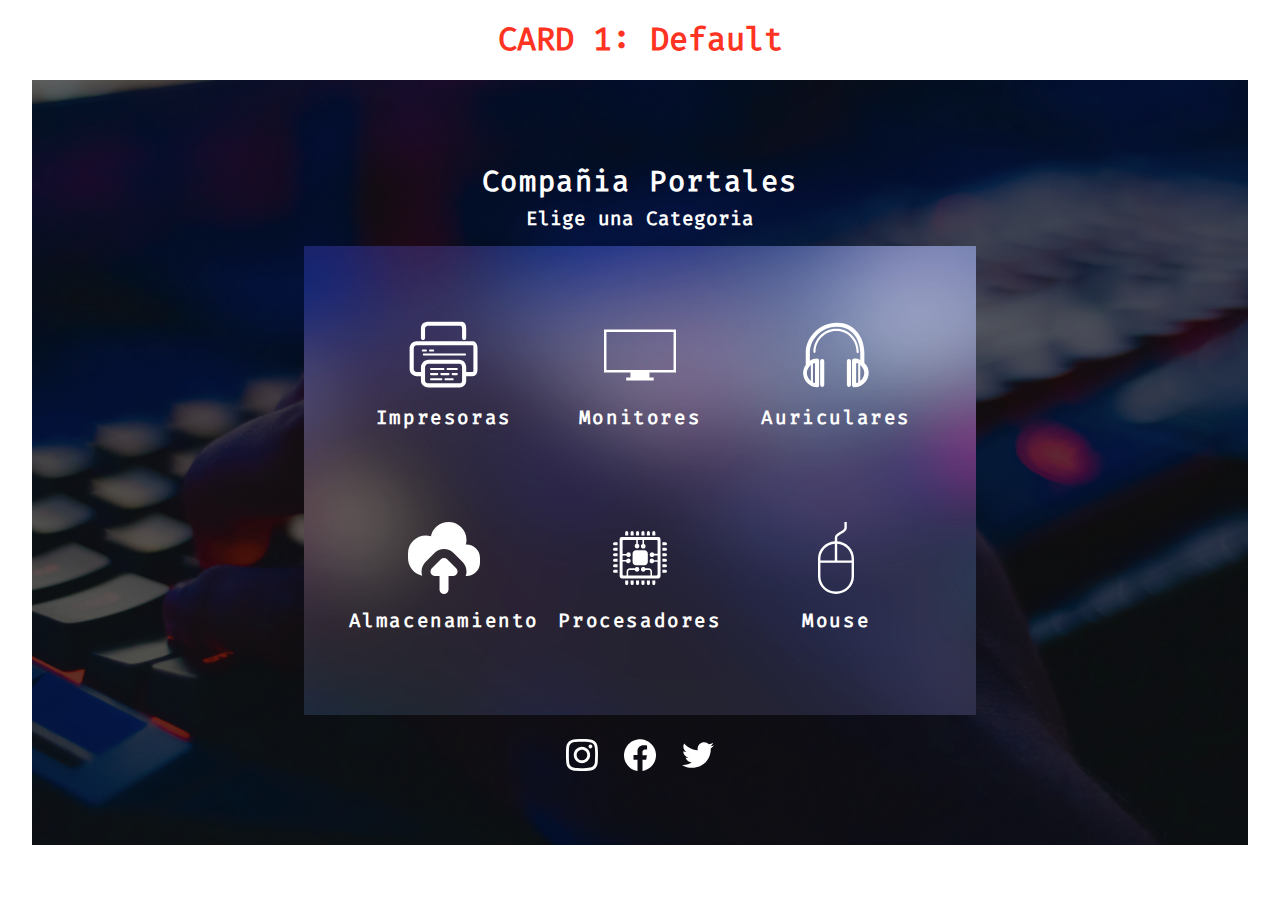
<file: HTML/CARD-1.html>
<!DOCTYPE html>
<html lang="es">
  <head>
    <meta charset="UTF-8" />
    <meta name="viewport" content="width=device-width, initial-scale=1.0" />
    <title>CARD 1</title>
    <link rel="stylesheet" href="../CSS/normalize.css" />
    <link rel="stylesheet" href="../CSS/Card-1.css" />
  </head>

  <body>
    <h1>CARD 1: Default</h1>
    <main>
      <article class="principal">
        <h2>Compañia Portales</h2>
        <h3>Elige una Categoria</h3>
        <div class="content">
          <section class="primero">
            <svg
              fill="#000000"
              version="1.1"
              id="Layer_1"
              xmlns="http://www.w3.org/2000/svg"
              xmlns:xlink="http://www.w3.org/1999/xlink"
              viewBox="0 0 70 70"
              enable-background="new 0 0 70 70"
              xml:space="preserve"
            >
              <g id="SVGRepo_bgCarrier" stroke-width="0"></g>
              <g
                id="SVGRepo_tracerCarrier"
                stroke-linecap="round"
                stroke-linejoin="round"
              ></g>
              <g id="SVGRepo_iconCarrier">
                <g>
                  <path
                    d="M62.597,21.583H8.46c-3.954,0-6.877,3.133-6.877,6.979v20.137c0,3.751,2.968,6.884,6.877,6.884h4.123v4.485 c0,3.828,3.521,6.515,7.349,6.515h30.137c3.828,0,6.515-2.687,6.515-6.515v-4.485h6.014c3.481,0,4.986-2.268,4.986-6.884V28.563 C67.583,23.216,64.771,21.583,62.597,21.583z M52.583,60.068c0,1.619-0.896,2.515-2.515,2.515H19.932 c-1.619,0-3.349-0.896-3.349-2.515V46.932c0-1.619,1.729-3.349,3.349-3.349h30.137c1.619,0,2.515,1.729,2.515,3.349V60.068z M62.597,51.583h-6.014v-4.651c0-3.828-2.687-7.349-6.515-7.349H19.932c-3.828,0-7.349,3.521-7.349,7.349v4.651H8.46 c-1.7,0-2.877-1.32-2.877-2.884V28.563c0-1.228,0.968-2.979,2.877-2.979h54.137c1.294,0,0.986,1.028,0.986,2.979v20.137 C63.583,49.733,64.09,51.583,62.597,51.583z"
                  ></path>
                  <path
                    d="M14.583,20.417c1.104,0,2-0.896,2-2V9.563c0-1.228,0.521-2.979,3.877-2.979h30.137c1.294,0,1.986,1.028,1.986,2.979v8.854 c0,1.104,0.896,2,2,2s2-0.896,2-2V9.563c0-5.347-1.667-6.979-5.986-6.979H20.46c-5.543,0-7.877,2.084-7.877,6.979v8.854 C12.583,19.521,13.479,20.417,14.583,20.417z"
                  ></path>
                  <path
                    d="M17.417,31.583c0.552,0,1-0.447,1-1s-0.448-1-1-1h-3c-0.552,0-1,0.447-1,1s0.448,1,1,1H17.417z"
                  ></path>
                  <path
                    d="M21.417,31.583h3c0.552,0,1-0.447,1-1s-0.448-1-1-1h-3c-0.552,0-1,0.447-1,1S20.865,31.583,21.417,31.583z"
                  ></path>
                  <path
                    d="M55.417,33.583h-40c-0.552,0-1,0.447-1,1s0.448,1,1,1h40c0.552,0,1-0.447,1-1S55.969,33.583,55.417,33.583z"
                  ></path>
                  <path
                    d="M22.417,49.583h12c0.552,0,1-0.447,1-1s-0.448-1-1-1h-12c-0.552,0-1,0.447-1,1S21.865,49.583,22.417,49.583z"
                  ></path>
                  <path
                    d="M47.417,47.583h-9c-0.552,0-1,0.447-1,1s0.448,1,1,1h9c0.552,0,1-0.447,1-1S47.969,47.583,47.417,47.583z"
                  ></path>
                  <path
                    d="M22.417,54.583h6c0.552,0,1-0.447,1-1s-0.448-1-1-1h-6c-0.552,0-1,0.447-1,1S21.865,54.583,22.417,54.583z"
                  ></path>
                  <path
                    d="M31.417,53.583c0,0.553,0.448,1,1,1h7c0.552,0,1-0.447,1-1s-0.448-1-1-1h-7C31.865,52.583,31.417,53.03,31.417,53.583z"
                  ></path>
                  <path
                    d="M32.417,57.583h-10c-0.552,0-1,0.447-1,1s0.448,1,1,1h10c0.552,0,1-0.447,1-1S32.969,57.583,32.417,57.583z"
                  ></path>
                  <path
                    d="M43.417,57.583h-7c-0.552,0-1,0.447-1,1s0.448,1,1,1h7c0.552,0,1-0.447,1-1S43.969,57.583,43.417,57.583z"
                  ></path>
                  <path
                    d="M47.417,52.583h-4c-0.552,0-1,0.447-1,1s0.448,1,1,1h4c0.552,0,1-0.447,1-1S47.969,52.583,47.417,52.583z"
                  ></path>
                </g>
              </g>
            </svg>
            <h2>Impresoras</h2>
          </section>
          <section class="primero">
            <svg
              fill="#000000"
              viewBox="0 -18.04 122.88 122.88"
              version="1.1"
              id="Layer_1"
              xmlns="http://www.w3.org/2000/svg"
              xmlns:xlink="http://www.w3.org/1999/xlink"
              style="enable-background: new 0 0 122.88 86.79"
              xml:space="preserve"
            >
              <g id="SVGRepo_bgCarrier" stroke-width="0"></g>
              <g
                id="SVGRepo_tracerCarrier"
                stroke-linecap="round"
                stroke-linejoin="round"
              ></g>
              <g id="SVGRepo_iconCarrier">
                <g>
                  <path
                    d="M2.08,0H120.8h2.08v2.08v69.2v2.08h-2.08H77.57v8.29h7.28v5.15H37.88v-5.15h7.28v-8.29H2.08H0v-2.08V2.08V0H2.08L2.08,0 L2.08,0L2.08,0z M118.73,4.15H4.15V69.2h114.57L118.73,4.15L118.73,4.15L118.73,4.15L118.73,4.15z"
                  ></path>
                </g>
              </g>
            </svg>
            <h2>Monitores</h2>
          </section>
          <section class="primero">
            <svg
              fill="#000000"
              version="1.1"
              id="Layer_1"
              xmlns="http://www.w3.org/2000/svg"
              xmlns:xlink="http://www.w3.org/1999/xlink"
              viewBox="0 0 70 70"
              enable-background="new 0 0 70 70"
              xml:space="preserve"
            >
              <g id="SVGRepo_bgCarrier" stroke-width="0"></g>
              <g
                id="SVGRepo_tracerCarrier"
                stroke-linecap="round"
                stroke-linejoin="round"
              ></g>
              <g id="SVGRepo_iconCarrier">
                <g>
                  <path
                    d="M21.583,39c-1.104,0-2,0.896-2,2v23c0,1.104,0.896,2,2,2s2-0.896,2-2V41C23.583,39.896,22.688,39,21.583,39z"
                  ></path>
                  <path
                    d="M47.583,39c-1.104,0-2,0.896-2,2v23c0,1.104,0.896,2,2,2c1.105,0,2-0.896,2-2V41C49.583,39.896,48.688,39,47.583,39z"
                  ></path>
                  <path
                    d="M55.036,31.968c0,0.553,0.459,1.208,1.023,1.208c0.566,0,1.023-0.655,1.023-1.208c0-12.228-9.549-22.385-21.285-22.385 H34.91c-11.831,0-21.826,10.285-21.826,22.274c0,0.553,0.458,1.156,1.023,1.156c0.565,0,1.023-0.552,1.023-1.104 c0-10.905,9.058-20.326,19.78-20.326h0.889C46.405,11.583,55.036,20.842,55.036,31.968z"
                  ></path>
                  <path
                    d="M62.583,42.718v-9.891c0-16.435-10.893-29.244-26.097-29.244h-1.122c-15.832,0-29.781,13.618-29.781,29.244V44 c0,0.137,0.093,0.271,0.118,0.399c-1.673,2.312-2.646,5.109-2.646,8.06c0,7.436,6.359,13.958,13.795,13.958 c1.104,0,1.733-0.896,1.733-2V40.5c0-1.104-0.739-2-1.844-2c-2.593,0-5.156,0.807-7.156,2.155v-7.828 c0-13.458,12.118-25.244,25.781-25.244h1.122c12.923,0,22.097,11.091,22.097,25.244v7.044c-2-0.866-3.75-1.371-5.791-1.371 c-1.105,0-2.209,0.896-2.209,2v23.917c0,1.104,1.182,2,2.287,2c7.436,0,13.918-6.522,13.918-13.958 C66.788,48.753,65.583,45.275,62.583,42.718z M14.583,62.172c-1-0.173-1.403-0.438-2.083-0.776 c0.052-0.122,0.083-0.255,0.083-0.396V43.483c1-0.319,1-0.572,2-0.738V62.172z M10.583,44.743v15.431 c-2-1.794-3.958-4.525-3.958-7.715C6.625,49.269,8.583,46.537,10.583,44.743z M54.583,42.745c1,0.166,2,0.419,2,0.738v17.95 c0,0.319-1,0.573-2,0.738V42.745z M58.583,60.173v-15.43c2,1.794,3.959,4.526,3.959,7.716S60.583,58.38,58.583,60.173z"
                  ></path>
                </g>
              </g>
            </svg>
            <h2>Auriculares</h2>
          </section>
          <section class="primero">
            <svg
              fill="#000000"
              viewBox="0 0 32 32"
              version="1.1"
              xmlns="http://www.w3.org/2000/svg"
            >
              <g id="SVGRepo_bgCarrier" stroke-width="0"></g>
              <g
                id="SVGRepo_tracerCarrier"
                stroke-linecap="round"
                stroke-linejoin="round"
              ></g>
              <g id="SVGRepo_iconCarrier">
                <title>upload-cloud</title>
                <path
                  d="M0 16v-1.984q0-3.328 2.336-5.664t5.664-2.336q1.024 0 2.176 0.352 0.576-2.752 2.784-4.544t5.056-1.824q3.296 0 5.632 2.368t2.368 5.632q0 0.896-0.32 2.048 0.224-0.032 0.32-0.032 2.464 0 4.224 1.76t1.76 4.224v2.016q0 2.496-1.76 4.224t-4.224 1.76h-0.384q0.288-0.8 0.352-1.44 0.096-1.312-0.32-2.56t-1.408-2.208l-4-4q-1.76-1.792-4.256-1.792t-4.224 1.76l-4 4q-0.96 0.96-1.408 2.24t-0.32 2.592q0.032 0.576 0.256 1.248-2.72-0.608-4.512-2.784t-1.792-5.056zM10.016 22.208q-0.096-0.96 0.576-1.6l4-4q0.608-0.608 1.408-0.608 0.832 0 1.408 0.608l4 4q0.672 0.64 0.608 1.6-0.032 0.288-0.16 0.576-0.224 0.544-0.736 0.896t-1.12 0.32h-1.984v6.016q0 0.832-0.608 1.408t-1.408 0.576-1.408-0.576-0.576-1.408v-6.016h-2.016q-0.608 0-1.088-0.32t-0.768-0.896q-0.096-0.288-0.128-0.576z"
                ></path>
              </g>
            </svg>
            <h2>Almacenamiento</h2>
          </section>
          <section class="primero">
            <svg
              viewBox="0 0 24 24"
              xmlns="http://www.w3.org/2000/svg"
              fill="none"
            >
              <g id="SVGRepo_bgCarrier" stroke-width="0"></g>
              <g
                id="SVGRepo_tracerCarrier"
                stroke-linecap="round"
                stroke-linejoin="round"
              ></g>
              <g id="SVGRepo_iconCarrier">
                <path
                  fill="#000000"
                  d="M13.497 9.405h-2.86c-.612 0-1.11.503-1.11 1.12v2.81c0 .617.498 1.12 1.11 1.12h2.86c.611 0 1.109-.502 1.109-1.12v-2.81c0-.617-.498-1.12-1.11-1.12Zm3.613-5.892A.51.51 0 0 0 16.604 3a.51.51 0 0 0-.509.513V4.54h1.017V3.513Zm-1.806 0A.51.51 0 0 0 14.796 3a.51.51 0 0 0-.509.513V4.54h1.017V3.513Zm-1.807 0A.51.51 0 0 0 12.988 3a.51.51 0 0 0-.508.513V4.54h1.017V3.513Zm-1.807 0A.51.51 0 0 0 11.18 3a.51.51 0 0 0-.508.513V4.54h1.017V3.513Zm-1.808 0A.51.51 0 0 0 9.374 3a.51.51 0 0 0-.508.513V4.54h1.016V3.513Zm-1.807 0A.51.51 0 0 0 7.567 3a.51.51 0 0 0-.508.513V4.54h1.016V3.513ZM7.059 20.487a.51.51 0 0 0 .508.513.51.51 0 0 0 .508-.513V19.46H7.06v1.026Zm1.807 0a.51.51 0 0 0 .508.513.51.51 0 0 0 .508-.513V19.46H8.866v1.026Zm1.807 0a.51.51 0 0 0 .508.513.51.51 0 0 0 .509-.513V19.46h-1.017v1.026Zm1.807 0a.51.51 0 0 0 .508.513.51.51 0 0 0 .509-.513V19.46H12.48v1.026Zm1.807 0a.51.51 0 0 0 .508.513.51.51 0 0 0 .509-.513V19.46h-1.017v1.026Zm1.807 0a.51.51 0 0 0 .509.513.51.51 0 0 0 .508-.513V19.46h-1.017v1.026Zm4.398-4.61h-1.017v1.026h1.017A.51.51 0 0 0 21 16.39a.51.51 0 0 0-.508-.513Zm0-1.825h-1.017v1.027h1.017a.51.51 0 0 0 .508-.514.51.51 0 0 0-.508-.513Zm0-1.824h-1.017v1.026h1.017a.51.51 0 0 0 .508-.513.51.51 0 0 0-.508-.513Zm0-1.824h-1.017v1.026h1.017a.51.51 0 0 0 .508-.513.51.51 0 0 0-.508-.513Zm0-1.824h-1.017v1.026h1.017A.51.51 0 0 0 21 9.093a.51.51 0 0 0-.508-.514ZM21 7.268a.51.51 0 0 0-.508-.513h-1.017v1.026h1.017A.51.51 0 0 0 21 7.268Zm-18 0a.51.51 0 0 0 .508.513h1.017V6.755H3.508A.51.51 0 0 0 3 7.268Zm0 1.825a.51.51 0 0 0 .508.513h1.017V8.579H3.508A.51.51 0 0 0 3 9.093Zm0 1.824a.51.51 0 0 0 .508.513h1.017v-1.026H3.508a.51.51 0 0 0-.508.513Zm0 1.824a.51.51 0 0 0 .508.513h1.017v-1.026H3.508a.51.51 0 0 0-.508.513Zm0 1.824a.51.51 0 0 0 .508.514h1.017v-1.027H3.508a.51.51 0 0 0-.508.513Zm0 1.825a.51.51 0 0 0 .508.513h1.017v-1.026H3.508A.51.51 0 0 0 3 16.39Z"
                ></path>
                <path
                  fill="#000000"
                  d="M18.169 5.034H5.889a.681.681 0 0 0-.678.684v12.397a.68.68 0 0 0 .677.684h9.355l.004.035h1.016l.003-.035h1.903a.68.68 0 0 0 .677-.684V5.718a.68.68 0 0 0-.677-.684Zm-.31 5.587h-1.113a.78.78 0 0 0-.73-.52c-.43 0-.78.352-.78.786 0 .435.35.787.78.787a.777.777 0 0 0 .73-.52h1.114v1.571a2.238 2.238 0 0 0-.253-.013h-.905a.778.778 0 0 0-.73-.52.783.783 0 0 0-.78.787c0 .434.349.787.78.787a.778.778 0 0 0 .73-.52h.905c.104 0 .184.005.253.017v4.248c0 .161-.13.292-.29.292h-1.566c.005-.376.008-.864.008-1.125 0-.766-.428-1.223-1.144-1.223h-1.073a.775.775 0 0 0-1.489.318c0 .434.35.787.78.787a.778.778 0 0 0 .748-.578v.007h1.034c.426 0 .616.212.616.689 0 .264-.004.749-.008 1.125H8.059l-.003-1.125c0-.477.19-.69.617-.69h1.598c.093.33.39.572.746.572.43 0 .78-.352.78-.787a.783.783 0 0 0-.78-.787.779.779 0 0 0-.712.47H8.673c-.717 0-1.145.456-1.145 1.222 0 .061 0 .61.003 1.125H6.487a.291.291 0 0 1-.29-.292v-4.306c.478.002.953.006 1.19.009a.778.778 0 0 0 .731.522c.43 0 .78-.353.78-.787a.783.783 0 0 0-.78-.787.778.778 0 0 0-.73.518c-.24-.002-.713-.006-1.19-.008v-1.503H7.43c.109.303.393.52.73.52.431 0 .78-.352.78-.787a.783.783 0 0 0-.78-.786.777.777 0 0 0-.73.52H6.198V6.321c0-.161.13-.292.29-.292h4.267v1.26a.785.785 0 0 0-.515.738c0 .434.349.787.779.787.43 0 .78-.352.78-.787a.784.784 0 0 0-.516-.737V6.03h1.54v1.282a.785.785 0 0 0-.516.738c0 .434.349.787.78.787.43 0 .778-.353.778-.787a.784.784 0 0 0-.515-.737V6.03h4.221c.16 0 .29.13.29.292v4.298Z"
                ></path>
              </g>
            </svg>
            <h2>Procesadores</h2>
          </section>
          <section class="primero">
            <svg
              viewBox="0 0 32 32"
              version="1.1"
              xmlns="http://www.w3.org/2000/svg"
              xmlns:xlink="http://www.w3.org/1999/xlink"
              fill="#000000"
            >
              <g id="SVGRepo_bgCarrier" stroke-width="0"></g>
              <g
                id="SVGRepo_tracerCarrier"
                stroke-linecap="round"
                stroke-linejoin="round"
              ></g>
              <g id="SVGRepo_iconCarrier">
                <g id="icomoon-ignore"></g>
                <path
                  d="M16.533 8.562v-1.647c0-0.487 1.029-1.131 1.855-1.649 1.184-0.741 2.41-1.509 2.41-2.627v-2.633h-1.066v2.633c0 0.527-1.058 1.19-1.909 1.723-1.158 0.725-2.356 1.475-2.356 2.552v1.647c-4.167 0.268-7.464 3.626-7.464 7.739v7.927c0 4.288 3.58 7.765 7.997 7.765s7.997-3.477 7.997-7.765v-7.927c0-4.114-3.297-7.472-7.464-7.739zM22.931 16.301v0.765h-6.398v-7.438c3.572 0.265 6.398 3.153 6.398 6.673zM9.069 16.301c0-3.52 2.825-6.408 6.398-6.673v7.438h-6.398v-0.765zM16 30.927c-3.821 0-6.931-3.005-6.931-6.699v-6.096h13.861v6.096c0 3.694-3.109 6.699-6.931 6.699z"
                  fill="#000000"
                ></path>
              </g>
            </svg>
            <h2>Mouse</h2>
          </section>
        </div>
        <div class="social">
          <a href="#">
            <img
              src="../Recursos/instagram-167-svgrepo-com.svg"
              alt="instagram"
            />
          </a>
          <a href="#">
            <img src="../Recursos/facebook-svgrepo-com.svg" alt="facebook" />
          </a>
          <a href="#">
            <img src="../Recursos/twitter-154-svgrepo-com.svg" alt="twitter" />
          </a>
        </div>
      </article>
    </main>
  </body>
</html>
</file>
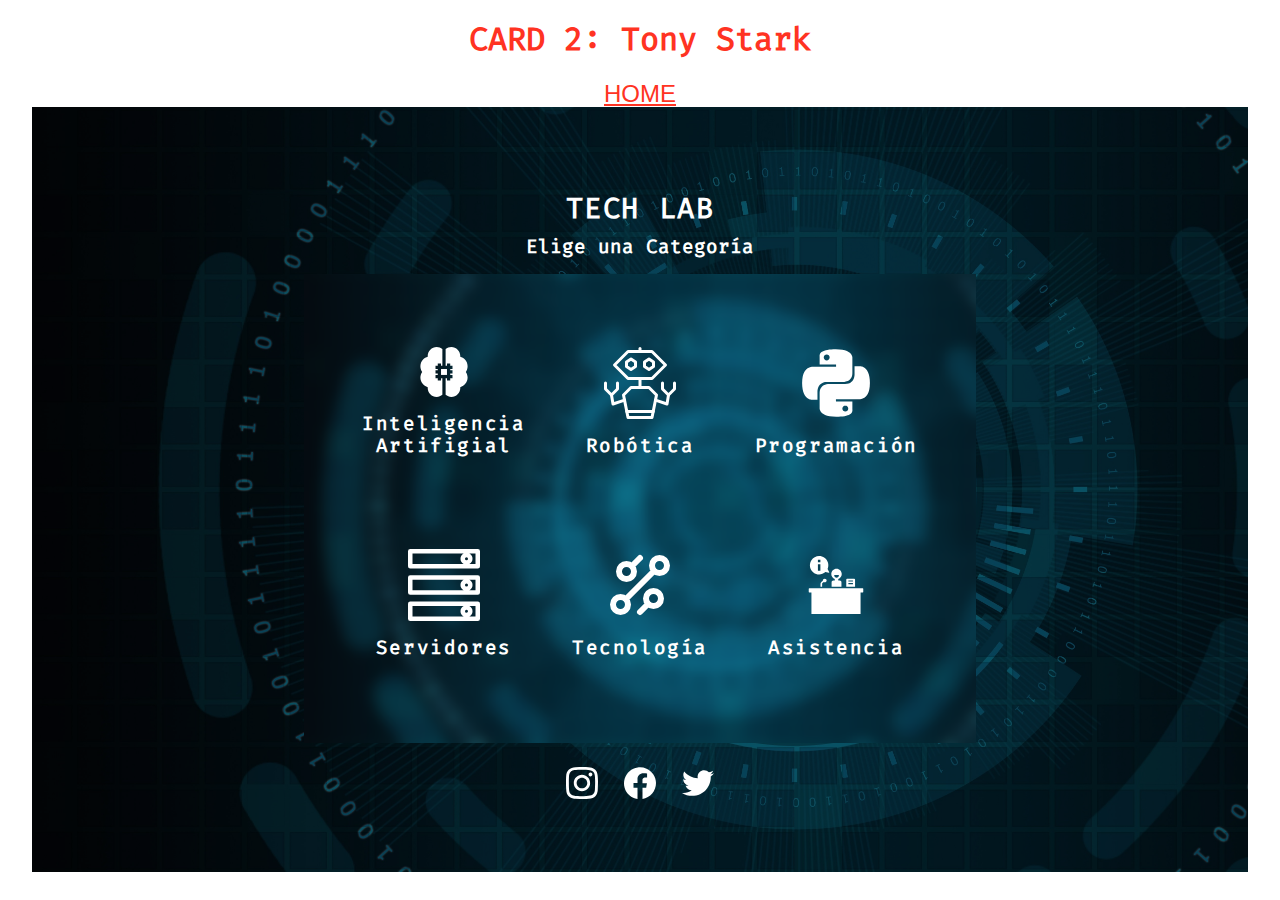
<file: HTML/CARD-2.html>
<!DOCTYPE html>
<html lang="es">
  <head>
    <meta charset="UTF-8" />
    <meta name="viewport" content="width=device-width, initial-scale=1.0" />
    <title>CARD 2</title>
    <link rel="stylesheet" href="../CSS/normalize.css" />
    <link rel="stylesheet" href="../CSS/Card-2.css" />
  </head>

  <body>
    <h1>CARD 2: Tony Stark</h1>
    <a href="../index.html" class="home">HOME</a>
    <main>
      <article class="principal">
        <h2>TECH LAB</h2>
        <h3>Elige una Categoría</h3>
        <div class="content">
          <section class="primero">
            <svg
              fill="#ffffff"
              version="1.1"
              id="Layer_1"
              xmlns="http://www.w3.org/2000/svg"
              xmlns:xlink="http://www.w3.org/1999/xlink"
              viewBox="0 0 512 512"
              xml:space="preserve"
            >
              <g id="SVGRepo_bgCarrier" stroke-width="0"></g>
              <g
                id="SVGRepo_tracerCarrier"
                stroke-linecap="round"
                stroke-linejoin="round"
              ></g>
              <g id="SVGRepo_iconCarrier">
                <g>
                  <g>
                    <rect
                      x="225.514"
                      y="225.514"
                      width="60.969"
                      height="60.969"
                    ></rect>
                  </g>
                </g>
                <g>
                  <g>
                    <path
                      d="M239.304,192.124V21.076C223.419,7.922,203.056,0,180.867,0c-50.635,0-91.828,41.194-91.828,91.828 c0,2.794,0.145,5.565,0.397,8.313c-18.359,4.808-35.075,14.719-48.274,28.848c-17.578,18.819-27.257,43.37-27.257,69.132 c0,21.486,6.731,41.427,18.185,57.837c-11.804,16.895-18.185,37.001-18.185,57.919c0,46.95,32.11,86.538,75.522,97.967 c-0.249,2.761-0.39,5.537-0.39,8.327c0,50.635,41.194,91.828,91.828,91.828c22.19,0,42.553-7.922,58.437-21.076V343.088h0.001 v-23.211h-13.79v23.211h-33.391v-23.211h-23.211v-33.391h23.211v-13.789h-23.211v-33.391h23.211v-13.79h-23.211v-33.391h23.211 v-23.211h33.391v23.211H239.304z"
                    ></path>
                  </g>
                </g>
                <g>
                  <g>
                    <path
                      d="M498.095,198.122c0-25.763-9.68-50.313-27.257-69.131c-13.197-14.129-29.915-24.039-48.274-28.848 c0.253-2.749,0.397-5.521,0.397-8.313C422.962,41.194,381.768,0,331.133,0c-22.189,0-42.552,7.922-58.437,21.076v171.048h13.789 v-23.211h33.391v23.211h23.211v33.391h-23.211v13.79h23.211v33.391h-23.211v13.789h23.211v33.391h-23.211v23.211h-33.391v-23.211 h-13.789v171.048C288.581,504.078,308.944,512,331.133,512c50.635,0,91.828-41.194,91.828-91.828c0-2.788-0.14-5.565-0.39-8.327 c43.412-11.429,75.522-51.016,75.522-97.967c0-20.919-6.382-41.025-18.185-57.919 C491.365,239.549,498.095,219.608,498.095,198.122z"
                    ></path>
                  </g>
                </g>
              </g>
            </svg>
            <h2>Inteligencia Artifigial</h2>
          </section>
          <section class="primero">
            <svg
              version="1.0"
              xmlns="http://www.w3.org/2000/svg"
              xmlns:xlink="http://www.w3.org/1999/xlink"
              viewBox="0 0 24 24"
              xml:space="preserve"
              fill="#ffffff"
              stroke="#ffffff"
            >
              <g id="SVGRepo_bgCarrier" stroke-width="0"></g>
              <g
                id="SVGRepo_tracerCarrier"
                stroke-linecap="round"
                stroke-linejoin="round"
              ></g>
              <g id="SVGRepo_iconCarrier">
                <g id="Guides">
                  <g id="_x32_0_px_2_"></g>
                  <g id="_x32_0px"></g>
                  <g id="_x34_0px"></g>
                  <g id="_x34_4_px"></g>
                  <g id="_x34_8px">
                    <g id="_x31_6px"></g>
                    <g id="square_4px">
                      <g id="_x32_8_px">
                        <g id="square_4px_2_"></g>
                        <g id="square_4px_3_"></g>
                        <g id="square_4px_1_"></g>
                        <g id="_x32_4_px_2_"></g>
                        <g id="_x31_2_px"></g>
                      </g>
                    </g>
                  </g>
                  <g id="Icons"></g>
                  <g id="_x32_0_px"></g>
                  <g id="square_6px"><g id="_x31_2_PX"></g></g>
                  <g id="_x33_6_px">
                    <g id="_x33_2_px">
                      <g id="_x32_8_px_1_">
                        <g id="square_6px_1_"></g>
                        <g id="_x32_0_px_1_">
                          <g id="_x31_2_PX_2_"></g>
                          <g id="_x34_8_px">
                            <g id="_x32_4_px"></g>
                            <g id="_x32_4_px_1_"></g>
                          </g>
                        </g>
                      </g>
                    </g>
                  </g>
                  <g id="_x32_0_px_3_"></g>
                  <g id="_x32_0_px_4_"></g>
                  <g id="New_Symbol_8"><g id="_x32_4_px_3_"></g></g>
                </g>
                <g id="Artboard"></g>
                <g id="Free_Icons">
                  <g>
                    <polygon
                      style="
                        fill: none;
                        stroke-linejoin: round;
                        stroke-miterlimit: 10;
                      "
                      points="10.5,6.5 9,7.5 7.5,6.5 7.5,5 9,4 10.5,5 "
                    ></polygon>
                    <line
                      style="
                        fill: none;
                        stroke-linecap: round;
                        stroke-linejoin: round;
                        stroke-miterlimit: 10;
                      "
                      x1="12"
                      y1="0.5"
                      x2="12"
                      y2="1.5"
                    ></line>
                    <polygon
                      style="
                        fill: none;
                        stroke-linecap: round;
                        stroke-linejoin: round;
                        stroke-miterlimit: 10;
                      "
                      points="16,23.5 8,23.5 6.5,16 9,13.5 15,13.5 17.5,16 "
                    ></polygon>
                    <line
                      style="
                        fill: none;
                        stroke-linecap: round;
                        stroke-linejoin: round;
                        stroke-miterlimit: 10;
                      "
                      x1="12"
                      y1="10.5"
                      x2="12"
                      y2="13.5"
                    ></line>
                    <line
                      style="
                        fill: none;
                        stroke-linecap: round;
                        stroke-linejoin: round;
                        stroke-miterlimit: 10;
                      "
                      x1="7.6"
                      y1="21.5"
                      x2="16.4"
                      y2="21.5"
                    ></line>
                    <polyline
                      style="
                        fill: none;
                        stroke-linecap: round;
                        stroke-linejoin: round;
                        stroke-miterlimit: 10;
                      "
                      points="2.5,16 3,19 6.844,17.719 "
                    ></polyline>
                    <polyline
                      style="
                        fill: none;
                        stroke-linecap: round;
                        stroke-linejoin: round;
                        stroke-miterlimit: 10;
                      "
                      points="0.5,12 0.5,14 2.5,16 4.5,14 4.5,12 "
                    ></polyline>
                    <polygon
                      style="
                        fill: none;
                        stroke-linecap: round;
                        stroke-linejoin: round;
                        stroke-miterlimit: 10;
                      "
                      points="16,10.5 20.5,6 16,1.5 8,1.5 3.5,6 8,10.5 "
                    ></polygon>
                    <polygon
                      style="
                        fill: none;
                        stroke-linejoin: round;
                        stroke-miterlimit: 10;
                      "
                      points="13.5,6.5 15,7.5 16.5,6.5 16.5,5 15,4 13.5,5 "
                    ></polygon>
                    <polyline
                      style="
                        fill: none;
                        stroke-linecap: round;
                        stroke-linejoin: round;
                        stroke-miterlimit: 10;
                      "
                      points="21.5,16 21,19 17.156,17.719 "
                    ></polyline>
                    <polyline
                      style="
                        fill: none;
                        stroke-linecap: round;
                        stroke-linejoin: round;
                        stroke-miterlimit: 10;
                      "
                      points="23.5,12 23.5,14 21.5,16 19.5,14 19.5,12 "
                    ></polyline>
                  </g>
                </g>
              </g>
            </svg>
            <h2>Robótica</h2>
          </section>
          <section class="primero">
            <svg
              fill="#ffffff"
              viewBox="0 0 32 32"
              version="1.1"
              xmlns="http://www.w3.org/2000/svg"
            >
              <g id="SVGRepo_bgCarrier" stroke-width="0"></g>
              <g
                id="SVGRepo_tracerCarrier"
                stroke-linecap="round"
                stroke-linejoin="round"
              ></g>
              <g id="SVGRepo_iconCarrier">
                <title>python</title>
                <path
                  d="M19.212 26.447l-0.287 0.412-0.1 0.512 0.1 0.512 0.287 0.412 0.412 0.287 0.512 0.1 0.512-0.1 0.412-0.287 0.287-0.412 0.1-0.512-0.1-0.512-0.287-0.412-0.412-0.287-0.512-0.1-0.512 0.1zM27.297 8.64l0.35 0.075 0.4 0.15 0.437 0.225 0.45 0.337 0.45 0.437 0.437 0.587 0.4 0.737 0.35 0.912 0.262 1.1 0.175 1.3 0.062 1.537-0.075 1.537-0.2 1.3-0.3 1.075-0.4 0.887-0.45 0.712-0.5 0.562-0.525 0.412-0.525 0.3-0.5 0.2-0.45 0.112-0.4 0.062-0.3 0.025-0.2-0.012h-10.272v1.025h7.298l0.012 3.449 0.025 0.45-0.062 0.425-0.137 0.387-0.212 0.362-0.312 0.312-0.387 0.3-0.475 0.25-0.55 0.212-0.637 0.187-0.725 0.162-0.8 0.112-0.887 0.087-0.962 0.050-1.050 0.012-1.587-0.050-1.337-0.175-1.125-0.25-0.912-0.312-0.737-0.375-0.562-0.412-0.425-0.425-0.312-0.425-0.2-0.412-0.125-0.375-0.050-0.312-0.025-0.25 0.012-0.162v-6.673l0.063-0.8 0.162-0.675 0.262-0.575 0.325-0.475 0.375-0.4 0.412-0.3 0.437-0.25 0.437-0.175 0.412-0.125 0.375-0.075 0.325-0.050 0.262-0.025 0.162-0.012h7.298l0.862-0.062 0.737-0.175 0.625-0.262 0.512-0.35 0.412-0.4 0.337-0.437 0.25-0.45 0.187-0.45 0.125-0.437 0.087-0.4 0.050-0.35 0.025-0.262v-3.824h2.612l0.175 0.012zM10.939 3.704l-0.287 0.412-0.1 0.512 0.1 0.512 0.287 0.425 0.412 0.275 0.512 0.112 0.512-0.113 0.412-0.275 0.287-0.425 0.1-0.512-0.1-0.512-0.287-0.412-0.412-0.275-0.512-0.112-0.512 0.112zM18.812 1.229l1.125 0.25 0.912 0.325 0.737 0.375 0.562 0.4 0.425 0.425 0.312 0.425 0.2 0.412 0.125 0.375 0.050 0.325 0.025 0.25-0.012 0.162v6.673l-0.062 0.787-0.162 0.687-0.262 0.575-0.325 0.475-0.375 0.387-0.412 0.312-0.437 0.237-0.437 0.175-0.412 0.125-0.375 0.087-0.325 0.050-0.263 0.025h-7.46l-0.862 0.062-0.737 0.175-0.625 0.275-0.512 0.337-0.412 0.4-0.337 0.437-0.25 0.45-0.187 0.462-0.125 0.437-0.087 0.4-0.050 0.337-0.025 0.262v3.824h-2.787l-0.262-0.037-0.35-0.087-0.4-0.15-0.437-0.225-0.45-0.325-0.45-0.45-0.437-0.575-0.4-0.737-0.35-0.912-0.262-1.1-0.175-1.312-0.062-1.537 0.075-1.524 0.2-1.3 0.3-1.087 0.4-0.887 0.45-0.712 0.5-0.55 0.525-0.412 0.525-0.3 0.5-0.2 0.45-0.125 0.4-0.062 0.3-0.012h0.2l0.075 0.012h10.197v-1.037h-7.298l-0.012-3.436-0.025-0.462 0.062-0.425 0.137-0.387 0.212-0.35 0.312-0.325 0.387-0.287 0.475-0.25 0.55-0.225 0.637-0.187 0.725-0.15 0.8-0.125 0.887-0.075 0.962-0.050 1.050-0.025 1.587 0.063z"
                ></path>
              </g>
            </svg>
            <h2>Programación</h2>
          </section>
          <section class="primero">
            <svg
              fill="#ffffff"
              viewBox="0 0 32 32"
              xmlns="http://www.w3.org/2000/svg"
            >
              <g id="SVGRepo_bgCarrier" stroke-width="0"></g>
              <g
                id="SVGRepo_tracerCarrier"
                stroke-linecap="round"
                stroke-linejoin="round"
              ></g>
              <g id="SVGRepo_iconCarrier">
                <path
                  d="M31,0H1A1,1,0,0,0,0,1V7.67a1,1,0,0,0,1,1H31a1,1,0,0,0,1-1V1A1,1,0,0,0,31,0ZM26,5a.67.67,0,1,1,.67-.67A.67.67,0,0,1,26,5ZM2,2H24.74a2.66,2.66,0,0,0-1.41,2.33,2.69,2.69,0,0,0,1.41,2.34H2ZM30,6.67H27.26a2.67,2.67,0,0,0,1.41-2.34A2.64,2.64,0,0,0,27.26,2H30Z"
                ></path>
                <path
                  d="M31,11.67H1a1,1,0,0,0-1,1v6.66a1,1,0,0,0,1,1H31a1,1,0,0,0,1-1V12.67A1,1,0,0,0,31,11.67Zm-5,5a.67.67,0,1,1,.67-.67A.67.67,0,0,1,26,16.67Zm-24-3H24.74a2.63,2.63,0,0,0,0,4.66H2Zm28,4.66H27.26a2.63,2.63,0,0,0,0-4.66H30Z"
                ></path>
                <path
                  d="M31,23.33H1a1,1,0,0,0-1,1V31a1,1,0,0,0,1,1H31a1,1,0,0,0,1-1V24.33A1,1,0,0,0,31,23.33Zm-5,5a.67.67,0,1,1,.67-.66A.67.67,0,0,1,26,28.33Zm-24-3H24.74a2.69,2.69,0,0,0-1.41,2.34A2.66,2.66,0,0,0,24.74,30H2ZM30,30H27.26a2.64,2.64,0,0,0,1.41-2.33,2.67,2.67,0,0,0-1.41-2.34H30Z"
                ></path>
              </g>
            </svg>
            <h2>Servidores</h2>
          </section>
          <section class="primero">
            <svg
              viewBox="0 0 24 24"
              xmlns="http://www.w3.org/2000/svg"
              fill="#ffffff"
              stroke="#ffffff"
            >
              <g id="SVGRepo_bgCarrier" stroke-width="0"></g>
              <g
                id="SVGRepo_tracerCarrier"
                stroke-linecap="round"
                stroke-linejoin="round"
              ></g>
              <g id="SVGRepo_iconCarrier">
                <path
                  fill="none"
                  stroke="#ffffff"
                  stroke-linecap="round"
                  stroke-linejoin="round"
                  stroke-width="2"
                  d="M16.5,19 C17.8807119,19 19,17.8807119 19,16.5 C19,15.1192881 17.8807119,14 16.5,14 C15.1192881,14 14,15.1192881 14,16.5 C14,17.8807119 15.1192881,19 16.5,19 Z M10,5 L12,3 M7.5,10 C8.88071187,10 10,8.88071187 10,7.5 C10,6.11928813 8.88071187,5 7.5,5 C6.11928813,5 5,6.11928813 5,7.5 C5,8.88071187 6.11928813,10 7.5,10 Z M8,16 L16,8 M5.5,21 C6.88071187,21 8,19.8807119 8,18.5 C8,17.1192881 6.88071187,16 5.5,16 C4.11928813,16 3,17.1192881 3,18.5 C3,19.8807119 4.11928813,21 5.5,21 Z M18.5,8 C19.8807119,8 21,6.88071187 21,5.5 C21,4.11928813 19.8807119,3 18.5,3 C17.1192881,3 16,4.11928813 16,5.5 C16,6.88071187 17.1192881,8 18.5,8 Z M12,21 L14,19"
                ></path>
              </g>
            </svg>
            <h2>Tecnología</h2>
          </section>
          <section class="primero">
            <svg
              fill="#ffffff"
              viewBox="0 0 512 512"
              enable-background="new 0 0 512 512"
              id="information_x5F_counter"
              version="1.1"
              xml:space="preserve"
              xmlns="http://www.w3.org/2000/svg"
              xmlns:xlink="http://www.w3.org/1999/xlink"
            >
              <g id="SVGRepo_bgCarrier" stroke-width="0"></g>
              <g
                id="SVGRepo_tracerCarrier"
                stroke-linecap="round"
                stroke-linejoin="round"
              ></g>
              <g id="SVGRepo_iconCarrier">
                <path
                  d="M446.058,279.423H294.744h-70.046H65.942c-2.072,0-3.752,1.68-3.752,3.752v23.079c0,2.072,1.68,3.751,3.752,3.751h15.416 v151.657h349.282V310.005h15.417c2.072,0,3.752-1.679,3.752-3.751v-23.079C449.81,281.103,448.13,279.423,446.058,279.423z"
                ></path>
                <path
                  d="M296.951,178.123c0-20.562-16.668-37.23-37.23-37.23c-20.562,0-37.23,16.668-37.23,37.23 c0,16.165,10.321,29.884,24.719,35.029v10.542h-10.451c-6.66,0-12.06,5.399-12.06,12.061v32.101h70.046v-32.101 c0-6.661-5.398-12.061-12.06-12.061h-10.451v-10.542C286.631,208.007,296.951,194.288,296.951,178.123z M243.407,187.149 c0-0.989,0.803-1.791,1.792-1.791h29.654c0.989,0,1.791,0.802,1.791,1.791c0,9.178-7.44,16.619-16.618,16.619 C250.848,203.768,243.407,196.327,243.407,187.149z"
                ></path>
                <path
                  d="M385.665,211.086h-50.793c-3.247,0-5.88,2.632-5.88,5.88v50.889h62.553v-50.889 C391.545,213.718,388.913,211.086,385.665,211.086z M376.507,249.827h-32.476v-7.524h32.476V249.827z M376.507,230.988h-32.476 v-7.524h32.476V230.988z"
                ></path>
                <path
                  d="M208.112,164.956l-11.999-22.712c12.211-27.799,3.764-61.279-21.911-79.651c-30.728-21.989-73.981-13.648-94.116,19.111 c-17.226,28.025-10.65,65.107,15.121,85.55c25.914,20.555,61.97,18.291,85.125-2.956l25.369,4.028 C207.586,168.625,209.004,166.643,208.112,164.956z M144.973,154.851h-17.547v-46.95h17.547V154.851z M144.973,94.545h-17.547 V76.999h17.547V94.545z"
                ></path>
                <path
                  d="M145.752,247.406v20.45l0,0h0.112h9.64h1.815l0,0v-20.45c0-2.227,1.098-4.31,3.001-5.618l9.075-6.416 c1.921,0.997,4.104,1.588,6.443,1.588c7.485,0,13.554-5.792,13.554-12.937s-6.068-12.938-13.554-12.938 c-7.484,0-13.552,5.792-13.552,12.938c0,0.707,0.085,1.393,0.203,2.067l-8.777,6.207 C148.727,235.714,145.752,241.362,145.752,247.406z"
                ></path>
              </g>
            </svg>
            <h2>Asistencia</h2>
          </section>
        </div>

        <div class="social">
          <a href="#">
            <img
              src="../Recursos/instagram-167-svgrepo-com.svg"
              alt="instagram"
            />
          </a>
          <a href="#">
            <img src="../Recursos/facebook-svgrepo-com.svg" alt="facebook" />
          </a>
          <a href="#">
            <img src="../Recursos/twitter-154-svgrepo-com.svg" alt="twitter" />
          </a>
        </div>
      </article>
    </main>
  </body>
</html>
</file>
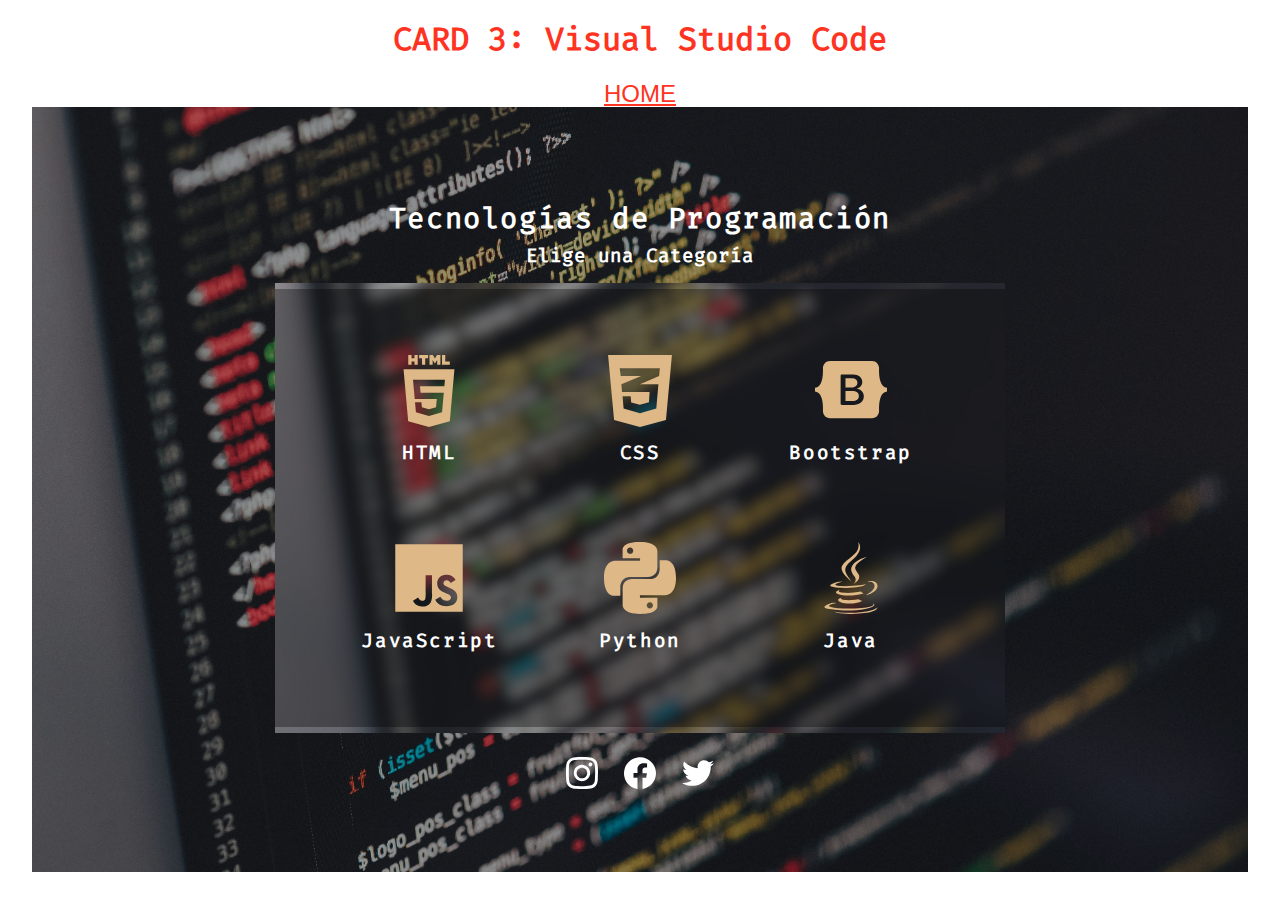
<file: HTML/CARD-3.html>
<!DOCTYPE html>
<html lang="es">
  <head>
    <meta charset="UTF-8" />
    <meta name="viewport" content="width=device-width, initial-scale=1.0" />
    <title>CARD 3</title>
    <link rel="stylesheet" href="../CSS/normalize.css" />
    <link rel="stylesheet" href="../CSS/Card-3.css" />
  </head>

  <body>
    <h1>CARD 3: Visual Studio Code</h1>
    <a href="../index.html" class="home">HOME</a>
    <main>
      <article class="principal">
        <h2>Tecnologías de Programación</h2>
        <h3>Elige una Categoría</h3>
        <div class="content">
          <article class="black-cape">
            <section class="primero">
              <svg
                fill="#ffffff"
                version="1.1"
                xmlns="http://www.w3.org/2000/svg"
                xmlns:xlink="http://www.w3.org/1999/xlink"
                viewBox="0 0 512 512"
                enable-background="new 0 0 512 512"
                xml:space="preserve"
              >
                <g id="SVGRepo_bgCarrier" stroke-width="0"></g>
                <g
                  id="SVGRepo_tracerCarrier"
                  stroke-linecap="round"
                  stroke-linejoin="round"
                ></g>
                <g id="SVGRepo_iconCarrier">
                  <g id="c133de6af664cd4f011a55de6b000d0b">
                    <path
                      display="inline"
                      d="M108.669,0.501h23.032v22.756h21.069V0.501h23.034V69.41h-23.032V46.334h-21.069V69.41h-23.032V0.501 H108.669z M206.091,23.353h-20.275V0.501h63.594v22.852h-20.285V69.41h-23.032V23.353H206.091z M259.502,0.501h24.02l14.771,24.213 l14.759-24.213h24.023V69.41h-22.938V35.256l-15.845,24.5h-0.395l-15.856-24.5V69.41h-22.539V0.501z M348.54,0.501h23.038v46.133 h32.391V69.41H348.54V0.501z M74.987,100.926l32.946,369.533l147.844,41.04L404.031,470.4l32.981-369.475H74.987z M368.289,188.62 l-2.063,22.977l-0.906,10.188h-0.149H256h-0.158h-63.956l4.142,46.407h59.814H256h92.98h12.214l-1.106,12.172l-10.65,119.32 l-0.682,7.652L256,433.045v0.008l-0.208,0.059l-92.839-25.774l-6.351-71.161h20.97h24.527l3.227,36.146l50.474,13.632l0.042-0.013 v-0.004l50.551-13.64l5.257-58.781H256h-0.158H154.578L143.439,188.62l-1.085-12.157h113.488H256h113.374L368.289,188.62z"
                    ></path>
                  </g>
                </g>
              </svg>
              <h2>HTML</h2>
            </section>
            <section class="primero">
              <svg
                fill="#ffffff"
                version="1.1"
                xmlns="http://www.w3.org/2000/svg"
                xmlns:xlink="http://www.w3.org/1999/xlink"
                viewBox="0 0 512 512"
                enable-background="new 0 0 512 512"
                xml:space="preserve"
              >
                <g id="SVGRepo_bgCarrier" stroke-width="0"></g>
                <g
                  id="SVGRepo_tracerCarrier"
                  stroke-linecap="round"
                  stroke-linejoin="round"
                ></g>
                <g id="SVGRepo_iconCarrier">
                  <g id="c133de6af664cd4f011a55de6b001b19">
                    <path
                      display="inline"
                      d="M483.111,0.501l-42.59,461.314l-184.524,49.684L71.47,461.815L28.889,0.501H483.111z M397.29,94.302 H255.831H111.866l6.885,55.708h137.08h7.7l-7.7,3.205l-132.07,55.006l4.38,54.453l127.69,0.414l68.438,0.217l-4.381,72.606 l-64.058,18.035v-0.057l-0.525,0.146l-61.864-15.617l-3.754-45.07h-0.205H132.1h-0.202l7.511,87.007l116.423,34.429v-0.062 l0.21,0.062l115.799-33.802l15.021-172.761h-131.03h-0.323l0.323-0.14l135.83-58.071L397.29,94.302z"
                    ></path>
                  </g>
                </g>
              </svg>
              <h2>CSS</h2>
            </section>
            <section class="primero">
              <svg
                viewBox="0 0 24 24"
                fill="none"
                xmlns="http://www.w3.org/2000/svg"
              >
                <g id="SVGRepo_bgCarrier" stroke-width="0"></g>
                <g
                  id="SVGRepo_tracerCarrier"
                  stroke-linecap="round"
                  stroke-linejoin="round"
                ></g>
                <g id="SVGRepo_iconCarrier">
                  <path
                    fill-rule="evenodd"
                    clip-rule="evenodd"
                    d="M4.98488 2C3.61546 2 2.60217 3.19858 2.64753 4.49844C2.69105 5.74725 2.63451 7.36461 2.22732 8.68359C1.81892 10.0064 1.1282 10.8444 0 10.952V12.1666C1.1282 12.2742 1.81892 13.1122 2.22732 14.4351C2.63451 15.754 2.69105 17.3714 2.64753 18.6202C2.60217 19.9199 3.61546 21.1186 4.98508 21.1186H19.0169C20.3864 21.1186 21.3995 19.9201 21.3541 18.6202C21.3106 17.3714 21.3671 15.754 21.7743 14.4351C22.1829 13.1122 22.8718 12.2742 24 12.1666V10.952C22.8718 10.8444 22.1829 10.0064 21.7743 8.68359C21.3671 7.36481 21.3106 5.74725 21.3541 4.49844C21.3995 3.19878 20.3864 2 19.0169 2H4.98468H4.98488ZM16.2712 13.7687C16.2712 15.5586 14.9361 16.6441 12.7206 16.6441H8.94915C8.84127 16.6441 8.7378 16.6012 8.66152 16.5249C8.58523 16.4486 8.54237 16.3452 8.54237 16.2373V6.88136C8.54237 6.77347 8.58523 6.67001 8.66152 6.59372C8.7378 6.51743 8.84127 6.47458 8.94915 6.47458H12.6991C14.5464 6.47458 15.7588 7.47525 15.7588 9.01166C15.7588 10.09 14.9433 11.0555 13.9041 11.2245V11.2809C15.3187 11.4361 16.2712 12.4156 16.2712 13.7687ZM12.3094 7.76407H10.1589V10.8015H11.9701C13.3702 10.8015 14.1423 10.2377 14.1423 9.2299C14.1423 8.28556 13.4784 7.76407 12.3094 7.76407ZM10.1589 12.0068V15.3542H12.3885C13.8462 15.3542 14.6184 14.7692 14.6184 13.6699C14.6184 12.5704 13.8246 12.0066 12.2947 12.0066H10.1589V12.0068Z"
                    fill="#000000"
                  ></path>
                </g>
              </svg>
              <h2>Bootstrap</h2>
            </section>
            <section class="primero">
              <svg
                fill="#ffffff"
                viewBox="0 0 32 32"
                version="1.1"
                xmlns="http://www.w3.org/2000/svg"
              >
                <g id="SVGRepo_bgCarrier" stroke-width="0"></g>
                <g
                  id="SVGRepo_tracerCarrier"
                  stroke-linecap="round"
                  stroke-linejoin="round"
                ></g>
                <g id="SVGRepo_iconCarrier">
                  <title>javascript</title>
                  <path
                    d="M17.313 14.789h-2.809c0 2.422-0.011 4.829-0.011 7.254 0.033 0.329 0.051 0.712 0.051 1.099 0 0.81-0.081 1.601-0.236 2.365l0.013-0.076c-0.412 0.861-1.475 0.751-1.957 0.6-0.451-0.242-0.808-0.609-1.031-1.055l-0.006-0.014c-0.044-0.094-0.097-0.174-0.16-0.246l0.001 0.001-2.281 1.406c0.367 0.79 0.934 1.434 1.637 1.885l0.018 0.011c0.763 0.427 1.675 0.678 2.645 0.678 0.484 0 0.954-0.063 1.401-0.18l-0.038 0.009c0.988-0.248 1.793-0.89 2.254-1.744l0.009-0.019c0.359-0.914 0.566-1.973 0.566-3.080 0-0.388-0.026-0.77-0.075-1.145l0.005 0.044c0.015-2.567 0-5.135 0-7.722zM28.539 23.843c-0.219-1.368-1.11-2.518-3.753-3.59-0.92-0.431-1.942-0.731-2.246-1.425-0.063-0.158-0.099-0.341-0.099-0.532 0-0.124 0.015-0.244 0.044-0.359l-0.002 0.010c0.208-0.55 0.731-0.935 1.343-0.935 0.199 0 0.388 0.040 0.559 0.113l-0.009-0.004c0.552 0.19 0.988 0.594 1.215 1.112l0.005 0.013c1.292-0.845 1.292-0.845 2.193-1.406-0.216-0.369-0.459-0.689-0.734-0.977l0.002 0.002c-0.767-0.814-1.852-1.32-3.056-1.32-0.171 0-0.34 0.010-0.505 0.030l0.020-0.002-0.881 0.111c-0.856 0.194-1.587 0.639-2.133 1.252l-0.003 0.004c-0.535 0.665-0.859 1.519-0.859 2.449 0 1.279 0.613 2.415 1.56 3.131l0.010 0.007c1.706 1.275 4.2 1.555 4.519 2.755 0.3 1.462-1.087 1.931-2.457 1.762-0.957-0.218-1.741-0.83-2.184-1.652l-0.009-0.017-2.287 1.313c0.269 0.536 0.607 0.994 1.011 1.385l0.001 0.001c2.174 2.194 7.61 2.082 8.586-1.255 0.113-0.364 0.178-0.782 0.178-1.215 0-0.3-0.031-0.593-0.091-0.875l0.005 0.028zM1.004 1.004h29.991v29.991h-29.991z"
                  ></path>
                </g>
              </svg>
              <h2>JavaScript</h2>
            </section>
            <section class="primero">
              <svg
                viewBox="0 0 20 20"
                version="1.1"
                xmlns="http://www.w3.org/2000/svg"
                xmlns:xlink="http://www.w3.org/1999/xlink"
                fill="#ffffff"
              >
                <g id="SVGRepo_bgCarrier" stroke-width="0"></g>
                <g
                  id="SVGRepo_tracerCarrier"
                  stroke-linecap="round"
                  stroke-linejoin="round"
                ></g>
                <g id="SVGRepo_iconCarrier">
                  <title>python [#127]</title>
                  <desc>Created with Sketch.</desc>
                  <defs></defs>
                  <g
                    id="Page-1"
                    stroke="none"
                    stroke-width="1"
                    fill="none"
                    fill-rule="evenodd"
                  >
                    <g
                      id="Dribbble-Light-Preview"
                      transform="translate(-340.000000, -7599.000000)"
                      fill="#000000"
                    >
                      <g
                        id="icons"
                        transform="translate(56.000000, 160.000000)"
                      >
                        <path
                          d="M296.744,7457.45798 C296.262,7457.45798 295.872,7457.06594 295.872,7456.58142 C295.872,7456.0969 296.262,7455.70587 296.744,7455.70587 C297.226,7455.70587 297.616,7456.0969 297.616,7456.58142 C297.616,7457.06594 297.226,7457.45798 296.744,7457.45798 M294.072,7459 C299.15,7459 298.833,7456.78649 298.833,7456.78649 L298.827,7454.49357 L293.982,7454.49357 L293.982,7453.80499 L300.751,7453.80499 C300.751,7453.80499 304,7454.17591 304,7449.02614 C304,7443.87636 301.165,7444.0583 301.165,7444.0583 L299.472,7444.0583 L299.472,7446.44873 C299.472,7446.44873 299.563,7449.29855 296.682,7449.29855 L291.876,7449.29855 C291.876,7449.29855 289.176,7449.25533 289.176,7451.9222 L289.176,7456.33112 C289.176,7456.33112 288.766,7459 294.072,7459 M291.257,7440.54202 C291.739,7440.54202 292.128,7440.93406 292.128,7441.41858 C292.128,7441.9031 291.739,7442.29413 291.257,7442.29413 C290.775,7442.29413 290.385,7441.9031 290.385,7441.41858 C290.385,7440.93406 290.775,7440.54202 291.257,7440.54202 M293.928,7439 C288.851,7439 289.168,7441.21351 289.168,7441.21351 L289.174,7443.50643 L294.019,7443.50643 L294.019,7444.19501 L287.249,7444.19501 C287.249,7444.19501 284,7443.82409 284,7448.97386 C284,7454.12364 286.836,7453.9417 286.836,7453.9417 L288.528,7453.9417 L288.528,7451.55127 C288.528,7451.55127 288.437,7448.70145 291.319,7448.70145 L296.124,7448.70145 C296.124,7448.70145 298.824,7448.74467 298.824,7446.0778 L298.824,7441.66888 C298.824,7441.66888 299.234,7439 293.928,7439"
                          id="python-[#127]"
                        ></path>
                      </g>
                    </g>
                  </g>
                </g>
              </svg>
              <h2>Python</h2>
            </section>
            <section class="primero">
              <svg
                fill="#ffffff"
                version="1.1"
                xmlns="http://www.w3.org/2000/svg"
                xmlns:xlink="http://www.w3.org/1999/xlink"
                viewBox="0 0 512 512"
                enable-background="new 0 0 512 512"
                xml:space="preserve"
              >
                <g id="SVGRepo_bgCarrier" stroke-width="0"></g>
                <g
                  id="SVGRepo_tracerCarrier"
                  stroke-linecap="round"
                  stroke-linejoin="round"
                ></g>
                <g id="SVGRepo_iconCarrier">
                  <g id="5151e0c8492e5103c096af88a51e8d81">
                    <path
                      display="inline"
                      d="M193.918,208.369c-4.729-10.456-6.849-22.652-3.236-33.731c3.612-11.327,11.703-20.413,19.794-28.878 c22.525-22.531,50.285-39.085,72.316-61.986c12.197-12.573,22.278-27.634,25.762-44.937c2.864-12.695,1.496-25.764-1.117-38.337 c11.7,13.319,15.559,32.363,12.197,49.541c-3.608,19.292-14.316,36.344-26.886,51.031c-10.081,11.827-21.659,22.282-33.731,31.993 c-14.065,11.327-27.88,23.524-36.716,39.457c-7.472,12.943-9.215,28.876-4.11,42.942c8.341,24.146,27.756,42.071,38.338,64.848 c-11.703-10.332-23.152-21.036-33.86-32.361C211.471,236.001,200.889,223.307,193.918,208.369z M257.398,189.448 c-2.115,19.792,8.213,38.462,20.539,53.151c5.972,6.596,11.076,14.687,11.323,23.899c0.251,12.318-6.716,23.774-15.684,31.861 c2.119-0.246,3.612-2.115,5.355-3.11c13.443-8.589,26.385-19.418,32.982-34.227c4.357-10.083,3.362-22.034-2.362-31.371 c-6.724-10.953-15.559-20.662-20.786-32.61c-2.867-6.721-3.862-14.562-1.496-21.657c3.114-9.583,9.834-17.426,16.93-24.272 c19.54-18.544,43.189-31.743,65.844-46.179c-28.629,8.214-56.883,19.542-81.03,37.343 C273.702,153.727,259.515,169.658,257.398,189.448z M393.447,283.052c13.568,0.748,26.882,10.704,29.374,24.397 c2.366,11.825-3.358,23.524-10.705,32.485c-12.075,14.438-28.382,24.771-44.807,33.609c-1.622,0.991-2.99,2.237-4.235,3.608 c21.659-5.478,43.314-13.689,60.867-27.756c9.705-8.091,18.294-18.799,20.163-31.619c1.743-11.076-2.86-22.528-11.077-29.871 c-9.96-9.09-24.021-12.448-37.218-10.704c-7.593,0.995-15.931,2.613-21.158,8.961C380.877,284.921,386.971,282.429,393.447,283.052 z M123.22,318.647c16.303,4.357,33.108,5.603,49.787,6.724c14.936,0.995,29.875,1.246,44.937,1.12 c38.833-0.619,77.916-3.236,116.003-11.699c3.608-0.87,7.593-1.493,10.833-3.733c6.347-4.11,13.313-7.347,20.162-10.583 c-30.995,4.979-62.113,9.215-93.478,11.205c-31.74,1.991-63.731,3.236-95.593,1.121c-9.086-0.87-18.423-1.371-26.886-4.858 c-1.994-0.87-4.733-2.609-3.738-5.227c1.869-3.361,5.603-4.977,8.839-6.72c13.694-6.473,28.629-10.081,43.193-14.313 c-25.021-0.376-49.916,5.971-72.814,15.806c-5.105,2.491-10.83,4.481-14.936,8.714c-1.622,1.739-1.622,4.732,0.247,6.222 C113.511,315.787,118.487,317.28,123.22,318.647z M324.864,352.88c-21.784,3.859-43.694,7.472-65.726,8.589 c-24.147,1.618-48.294,0.247-72.191-2.241c-4.604-0.623-9.211-1.368-13.317-3.483c-2.116-1.246-4.231-3.236-4.106-5.854 c0.247-4.106,3.73-6.967,6.222-9.956c-7.715,2.739-15.434,5.599-21.906,10.708c-2.742,2.116-5.478,5.474-4.733,9.208 c1.125,4.356,5.356,6.97,9.09,8.96c9.208,4.733,19.54,6.846,29.625,8.714c25.511,4.11,51.527,4.235,77.167,2.488 c27.141-2.115,54.148-6.594,80.411-14.313C337.932,362.342,330.836,358.479,324.864,352.88z M188.068,395.951 c-6.97,1.99-14.066,4.357-19.79,8.957c-2.868,2.241-5.105,6.104-3.734,9.713c1.743,4.604,6.1,7.347,10.203,9.705 c10.708,5.854,22.78,8.589,34.604,10.708c26.765,4.229,54.27,3.608,80.908-1.12c15.806-2.989,31.615-7.221,46.301-13.815 c-9.584-3.984-18.917-8.467-27.878-13.693c-15.559,2.738-31.246,5.603-47.178,6.598c-21.032,1.618-42.319-0.125-63.355-2.738 c-4.98-1.121-11.202-1.618-14.563-5.976C181.847,400.677,185.828,398.063,188.068,395.951z M358.345,475.982 c17.424-3.604,34.977-7.719,50.908-15.806c4.976-2.867,11.076-5.979,12.698-11.95c0.87-5.725-5.105-8.714-9.337-11.08 c2.613,2.993,4.356,7.347,1.74,10.83c-4.357,5.853-11.821,8.091-18.42,10.332c-20.66,5.85-42.072,8.216-63.355,10.582 c-56.385,5.102-113.146,6.348-169.528,1.618c-18.92-1.994-38.217-4.109-56.264-10.829c-2.86-1.246-7.217-2.492-7.217-6.352 c1.117-3.354,4.357-5.227,7.217-6.845c12.945-6.595,27.384-10.207,41.822-11.077c-4.228-2.491-9.208-2.738-14.062-2.613 c-12.076,0.373-23.9,3.483-35.349,7.347c-9.834,3.604-19.916,7.59-27.76,14.811c-3.111,2.735-5.971,7.962-2.739,11.699 c4.98,5.353,12.699,6.72,19.54,8.338c38.338,6.599,77.171,10.328,116.011,11.699C255.781,488.184,307.684,485.942,358.345,475.982z M409.378,482.706c-23.402,7.468-47.672,11.574-71.822,14.936c-41.696,5.227-83.769,6.845-125.716,5.603 c-25.515-0.995-51.03-2.738-76.176-6.974c5.85,3.984,13.071,5.227,19.794,7.096c28.257,5.976,57.255,7.096,86.01,7.966 c42.19,0.748,84.387-0.87,125.962-7.468c19.669-3.48,39.459-7.715,57.13-16.927c9.215-4.854,18.552-12.326,20.163-23.152 C435.391,473.741,421.951,478.349,409.378,482.706z"
                    ></path>
                  </g>
                </g>
              </svg>
              <h2>Java</h2>
            </section>
          </article>
        </div>

        <div class="social">
          <a href="#">
            <img
              src="../Recursos/instagram-167-svgrepo-com.svg"
              alt="instagram"
            />
          </a>
          <a href="#">
            <img src="../Recursos/facebook-svgrepo-com.svg" alt="facebook" />
          </a>
          <a href="#">
            <img src="../Recursos/twitter-154-svgrepo-com.svg" alt="twitter" />
          </a>
        </div>
      </article>
    </main>
  </body>
</html>
</file>
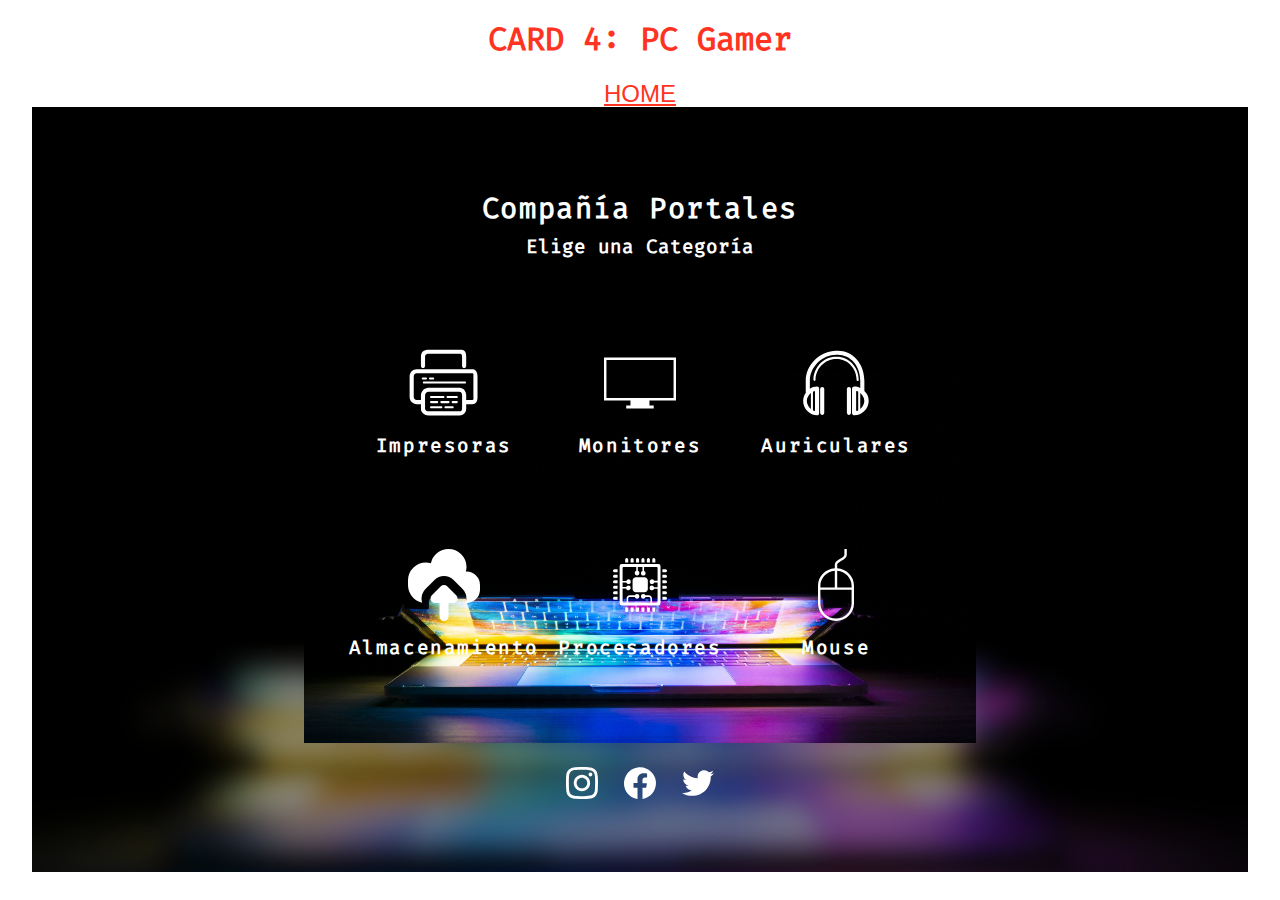
<file: HTML/CARD-4.html>
<!DOCTYPE html>
<html lang="es">
  <head>
    <meta charset="UTF-8" />
    <meta name="viewport" content="width=device-width, initial-scale=1.0" />
    <title>CARD 1</title>
    <link rel="stylesheet" href="../CSS/normalize.css" />
    <link rel="stylesheet" href="../CSS/Card-4.css" />
  </head>

  <body>
    <h1>CARD 4: PC Gamer</h1>
    <a href="../index.html" class="home">HOME</a>
    <main>
      <article class="principal">
        <h2>Compañía Portales</h2>
        <h3>Elige una Categoría</h3>
        <div class="content">
          <section class="primero">
            <svg
              fill="#000000"
              version="1.1"
              id="Layer_1"
              xmlns="http://www.w3.org/2000/svg"
              xmlns:xlink="http://www.w3.org/1999/xlink"
              viewBox="0 0 70 70"
              enable-background="new 0 0 70 70"
              xml:space="preserve"
            >
              <g id="SVGRepo_bgCarrier" stroke-width="0"></g>
              <g
                id="SVGRepo_tracerCarrier"
                stroke-linecap="round"
                stroke-linejoin="round"
              ></g>
              <g id="SVGRepo_iconCarrier">
                <g>
                  <path
                    d="M62.597,21.583H8.46c-3.954,0-6.877,3.133-6.877,6.979v20.137c0,3.751,2.968,6.884,6.877,6.884h4.123v4.485 c0,3.828,3.521,6.515,7.349,6.515h30.137c3.828,0,6.515-2.687,6.515-6.515v-4.485h6.014c3.481,0,4.986-2.268,4.986-6.884V28.563 C67.583,23.216,64.771,21.583,62.597,21.583z M52.583,60.068c0,1.619-0.896,2.515-2.515,2.515H19.932 c-1.619,0-3.349-0.896-3.349-2.515V46.932c0-1.619,1.729-3.349,3.349-3.349h30.137c1.619,0,2.515,1.729,2.515,3.349V60.068z M62.597,51.583h-6.014v-4.651c0-3.828-2.687-7.349-6.515-7.349H19.932c-3.828,0-7.349,3.521-7.349,7.349v4.651H8.46 c-1.7,0-2.877-1.32-2.877-2.884V28.563c0-1.228,0.968-2.979,2.877-2.979h54.137c1.294,0,0.986,1.028,0.986,2.979v20.137 C63.583,49.733,64.09,51.583,62.597,51.583z"
                  ></path>
                  <path
                    d="M14.583,20.417c1.104,0,2-0.896,2-2V9.563c0-1.228,0.521-2.979,3.877-2.979h30.137c1.294,0,1.986,1.028,1.986,2.979v8.854 c0,1.104,0.896,2,2,2s2-0.896,2-2V9.563c0-5.347-1.667-6.979-5.986-6.979H20.46c-5.543,0-7.877,2.084-7.877,6.979v8.854 C12.583,19.521,13.479,20.417,14.583,20.417z"
                  ></path>
                  <path
                    d="M17.417,31.583c0.552,0,1-0.447,1-1s-0.448-1-1-1h-3c-0.552,0-1,0.447-1,1s0.448,1,1,1H17.417z"
                  ></path>
                  <path
                    d="M21.417,31.583h3c0.552,0,1-0.447,1-1s-0.448-1-1-1h-3c-0.552,0-1,0.447-1,1S20.865,31.583,21.417,31.583z"
                  ></path>
                  <path
                    d="M55.417,33.583h-40c-0.552,0-1,0.447-1,1s0.448,1,1,1h40c0.552,0,1-0.447,1-1S55.969,33.583,55.417,33.583z"
                  ></path>
                  <path
                    d="M22.417,49.583h12c0.552,0,1-0.447,1-1s-0.448-1-1-1h-12c-0.552,0-1,0.447-1,1S21.865,49.583,22.417,49.583z"
                  ></path>
                  <path
                    d="M47.417,47.583h-9c-0.552,0-1,0.447-1,1s0.448,1,1,1h9c0.552,0,1-0.447,1-1S47.969,47.583,47.417,47.583z"
                  ></path>
                  <path
                    d="M22.417,54.583h6c0.552,0,1-0.447,1-1s-0.448-1-1-1h-6c-0.552,0-1,0.447-1,1S21.865,54.583,22.417,54.583z"
                  ></path>
                  <path
                    d="M31.417,53.583c0,0.553,0.448,1,1,1h7c0.552,0,1-0.447,1-1s-0.448-1-1-1h-7C31.865,52.583,31.417,53.03,31.417,53.583z"
                  ></path>
                  <path
                    d="M32.417,57.583h-10c-0.552,0-1,0.447-1,1s0.448,1,1,1h10c0.552,0,1-0.447,1-1S32.969,57.583,32.417,57.583z"
                  ></path>
                  <path
                    d="M43.417,57.583h-7c-0.552,0-1,0.447-1,1s0.448,1,1,1h7c0.552,0,1-0.447,1-1S43.969,57.583,43.417,57.583z"
                  ></path>
                  <path
                    d="M47.417,52.583h-4c-0.552,0-1,0.447-1,1s0.448,1,1,1h4c0.552,0,1-0.447,1-1S47.969,52.583,47.417,52.583z"
                  ></path>
                </g>
              </g>
            </svg>
            <h2>Impresoras</h2>
          </section>
          <section class="primero">
            <svg
              fill="#000000"
              viewBox="0 -18.04 122.88 122.88"
              version="1.1"
              id="Layer_1"
              xmlns="http://www.w3.org/2000/svg"
              xmlns:xlink="http://www.w3.org/1999/xlink"
              style="enable-background: new 0 0 122.88 86.79"
              xml:space="preserve"
            >
              <g id="SVGRepo_bgCarrier" stroke-width="0"></g>
              <g
                id="SVGRepo_tracerCarrier"
                stroke-linecap="round"
                stroke-linejoin="round"
              ></g>
              <g id="SVGRepo_iconCarrier">
                <g>
                  <path
                    d="M2.08,0H120.8h2.08v2.08v69.2v2.08h-2.08H77.57v8.29h7.28v5.15H37.88v-5.15h7.28v-8.29H2.08H0v-2.08V2.08V0H2.08L2.08,0 L2.08,0L2.08,0z M118.73,4.15H4.15V69.2h114.57L118.73,4.15L118.73,4.15L118.73,4.15L118.73,4.15z"
                  ></path>
                </g>
              </g>
            </svg>
            <h2>Monitores</h2>
          </section>
          <section class="primero">
            <svg
              fill="#000000"
              version="1.1"
              id="Layer_1"
              xmlns="http://www.w3.org/2000/svg"
              xmlns:xlink="http://www.w3.org/1999/xlink"
              viewBox="0 0 70 70"
              enable-background="new 0 0 70 70"
              xml:space="preserve"
            >
              <g id="SVGRepo_bgCarrier" stroke-width="0"></g>
              <g
                id="SVGRepo_tracerCarrier"
                stroke-linecap="round"
                stroke-linejoin="round"
              ></g>
              <g id="SVGRepo_iconCarrier">
                <g>
                  <path
                    d="M21.583,39c-1.104,0-2,0.896-2,2v23c0,1.104,0.896,2,2,2s2-0.896,2-2V41C23.583,39.896,22.688,39,21.583,39z"
                  ></path>
                  <path
                    d="M47.583,39c-1.104,0-2,0.896-2,2v23c0,1.104,0.896,2,2,2c1.105,0,2-0.896,2-2V41C49.583,39.896,48.688,39,47.583,39z"
                  ></path>
                  <path
                    d="M55.036,31.968c0,0.553,0.459,1.208,1.023,1.208c0.566,0,1.023-0.655,1.023-1.208c0-12.228-9.549-22.385-21.285-22.385 H34.91c-11.831,0-21.826,10.285-21.826,22.274c0,0.553,0.458,1.156,1.023,1.156c0.565,0,1.023-0.552,1.023-1.104 c0-10.905,9.058-20.326,19.78-20.326h0.889C46.405,11.583,55.036,20.842,55.036,31.968z"
                  ></path>
                  <path
                    d="M62.583,42.718v-9.891c0-16.435-10.893-29.244-26.097-29.244h-1.122c-15.832,0-29.781,13.618-29.781,29.244V44 c0,0.137,0.093,0.271,0.118,0.399c-1.673,2.312-2.646,5.109-2.646,8.06c0,7.436,6.359,13.958,13.795,13.958 c1.104,0,1.733-0.896,1.733-2V40.5c0-1.104-0.739-2-1.844-2c-2.593,0-5.156,0.807-7.156,2.155v-7.828 c0-13.458,12.118-25.244,25.781-25.244h1.122c12.923,0,22.097,11.091,22.097,25.244v7.044c-2-0.866-3.75-1.371-5.791-1.371 c-1.105,0-2.209,0.896-2.209,2v23.917c0,1.104,1.182,2,2.287,2c7.436,0,13.918-6.522,13.918-13.958 C66.788,48.753,65.583,45.275,62.583,42.718z M14.583,62.172c-1-0.173-1.403-0.438-2.083-0.776 c0.052-0.122,0.083-0.255,0.083-0.396V43.483c1-0.319,1-0.572,2-0.738V62.172z M10.583,44.743v15.431 c-2-1.794-3.958-4.525-3.958-7.715C6.625,49.269,8.583,46.537,10.583,44.743z M54.583,42.745c1,0.166,2,0.419,2,0.738v17.95 c0,0.319-1,0.573-2,0.738V42.745z M58.583,60.173v-15.43c2,1.794,3.959,4.526,3.959,7.716S60.583,58.38,58.583,60.173z"
                  ></path>
                </g>
              </g>
            </svg>
            <h2>Auriculares</h2>
          </section>
          <section class="primero">
            <svg
              fill="#000000"
              viewBox="0 0 32 32"
              version="1.1"
              xmlns="http://www.w3.org/2000/svg"
            >
              <g id="SVGRepo_bgCarrier" stroke-width="0"></g>
              <g
                id="SVGRepo_tracerCarrier"
                stroke-linecap="round"
                stroke-linejoin="round"
              ></g>
              <g id="SVGRepo_iconCarrier">
                <title>upload-cloud</title>
                <path
                  d="M0 16v-1.984q0-3.328 2.336-5.664t5.664-2.336q1.024 0 2.176 0.352 0.576-2.752 2.784-4.544t5.056-1.824q3.296 0 5.632 2.368t2.368 5.632q0 0.896-0.32 2.048 0.224-0.032 0.32-0.032 2.464 0 4.224 1.76t1.76 4.224v2.016q0 2.496-1.76 4.224t-4.224 1.76h-0.384q0.288-0.8 0.352-1.44 0.096-1.312-0.32-2.56t-1.408-2.208l-4-4q-1.76-1.792-4.256-1.792t-4.224 1.76l-4 4q-0.96 0.96-1.408 2.24t-0.32 2.592q0.032 0.576 0.256 1.248-2.72-0.608-4.512-2.784t-1.792-5.056zM10.016 22.208q-0.096-0.96 0.576-1.6l4-4q0.608-0.608 1.408-0.608 0.832 0 1.408 0.608l4 4q0.672 0.64 0.608 1.6-0.032 0.288-0.16 0.576-0.224 0.544-0.736 0.896t-1.12 0.32h-1.984v6.016q0 0.832-0.608 1.408t-1.408 0.576-1.408-0.576-0.576-1.408v-6.016h-2.016q-0.608 0-1.088-0.32t-0.768-0.896q-0.096-0.288-0.128-0.576z"
                ></path>
              </g>
            </svg>
            <h2>Almacenamiento</h2>
          </section>
          <section class="primero">
            <svg
              viewBox="0 0 24 24"
              xmlns="http://www.w3.org/2000/svg"
              fill="none"
            >
              <g id="SVGRepo_bgCarrier" stroke-width="0"></g>
              <g
                id="SVGRepo_tracerCarrier"
                stroke-linecap="round"
                stroke-linejoin="round"
              ></g>
              <g id="SVGRepo_iconCarrier">
                <path
                  fill="#000000"
                  d="M13.497 9.405h-2.86c-.612 0-1.11.503-1.11 1.12v2.81c0 .617.498 1.12 1.11 1.12h2.86c.611 0 1.109-.502 1.109-1.12v-2.81c0-.617-.498-1.12-1.11-1.12Zm3.613-5.892A.51.51 0 0 0 16.604 3a.51.51 0 0 0-.509.513V4.54h1.017V3.513Zm-1.806 0A.51.51 0 0 0 14.796 3a.51.51 0 0 0-.509.513V4.54h1.017V3.513Zm-1.807 0A.51.51 0 0 0 12.988 3a.51.51 0 0 0-.508.513V4.54h1.017V3.513Zm-1.807 0A.51.51 0 0 0 11.18 3a.51.51 0 0 0-.508.513V4.54h1.017V3.513Zm-1.808 0A.51.51 0 0 0 9.374 3a.51.51 0 0 0-.508.513V4.54h1.016V3.513Zm-1.807 0A.51.51 0 0 0 7.567 3a.51.51 0 0 0-.508.513V4.54h1.016V3.513ZM7.059 20.487a.51.51 0 0 0 .508.513.51.51 0 0 0 .508-.513V19.46H7.06v1.026Zm1.807 0a.51.51 0 0 0 .508.513.51.51 0 0 0 .508-.513V19.46H8.866v1.026Zm1.807 0a.51.51 0 0 0 .508.513.51.51 0 0 0 .509-.513V19.46h-1.017v1.026Zm1.807 0a.51.51 0 0 0 .508.513.51.51 0 0 0 .509-.513V19.46H12.48v1.026Zm1.807 0a.51.51 0 0 0 .508.513.51.51 0 0 0 .509-.513V19.46h-1.017v1.026Zm1.807 0a.51.51 0 0 0 .509.513.51.51 0 0 0 .508-.513V19.46h-1.017v1.026Zm4.398-4.61h-1.017v1.026h1.017A.51.51 0 0 0 21 16.39a.51.51 0 0 0-.508-.513Zm0-1.825h-1.017v1.027h1.017a.51.51 0 0 0 .508-.514.51.51 0 0 0-.508-.513Zm0-1.824h-1.017v1.026h1.017a.51.51 0 0 0 .508-.513.51.51 0 0 0-.508-.513Zm0-1.824h-1.017v1.026h1.017a.51.51 0 0 0 .508-.513.51.51 0 0 0-.508-.513Zm0-1.824h-1.017v1.026h1.017A.51.51 0 0 0 21 9.093a.51.51 0 0 0-.508-.514ZM21 7.268a.51.51 0 0 0-.508-.513h-1.017v1.026h1.017A.51.51 0 0 0 21 7.268Zm-18 0a.51.51 0 0 0 .508.513h1.017V6.755H3.508A.51.51 0 0 0 3 7.268Zm0 1.825a.51.51 0 0 0 .508.513h1.017V8.579H3.508A.51.51 0 0 0 3 9.093Zm0 1.824a.51.51 0 0 0 .508.513h1.017v-1.026H3.508a.51.51 0 0 0-.508.513Zm0 1.824a.51.51 0 0 0 .508.513h1.017v-1.026H3.508a.51.51 0 0 0-.508.513Zm0 1.824a.51.51 0 0 0 .508.514h1.017v-1.027H3.508a.51.51 0 0 0-.508.513Zm0 1.825a.51.51 0 0 0 .508.513h1.017v-1.026H3.508A.51.51 0 0 0 3 16.39Z"
                ></path>
                <path
                  fill="#000000"
                  d="M18.169 5.034H5.889a.681.681 0 0 0-.678.684v12.397a.68.68 0 0 0 .677.684h9.355l.004.035h1.016l.003-.035h1.903a.68.68 0 0 0 .677-.684V5.718a.68.68 0 0 0-.677-.684Zm-.31 5.587h-1.113a.78.78 0 0 0-.73-.52c-.43 0-.78.352-.78.786 0 .435.35.787.78.787a.777.777 0 0 0 .73-.52h1.114v1.571a2.238 2.238 0 0 0-.253-.013h-.905a.778.778 0 0 0-.73-.52.783.783 0 0 0-.78.787c0 .434.349.787.78.787a.778.778 0 0 0 .73-.52h.905c.104 0 .184.005.253.017v4.248c0 .161-.13.292-.29.292h-1.566c.005-.376.008-.864.008-1.125 0-.766-.428-1.223-1.144-1.223h-1.073a.775.775 0 0 0-1.489.318c0 .434.35.787.78.787a.778.778 0 0 0 .748-.578v.007h1.034c.426 0 .616.212.616.689 0 .264-.004.749-.008 1.125H8.059l-.003-1.125c0-.477.19-.69.617-.69h1.598c.093.33.39.572.746.572.43 0 .78-.352.78-.787a.783.783 0 0 0-.78-.787.779.779 0 0 0-.712.47H8.673c-.717 0-1.145.456-1.145 1.222 0 .061 0 .61.003 1.125H6.487a.291.291 0 0 1-.29-.292v-4.306c.478.002.953.006 1.19.009a.778.778 0 0 0 .731.522c.43 0 .78-.353.78-.787a.783.783 0 0 0-.78-.787.778.778 0 0 0-.73.518c-.24-.002-.713-.006-1.19-.008v-1.503H7.43c.109.303.393.52.73.52.431 0 .78-.352.78-.787a.783.783 0 0 0-.78-.786.777.777 0 0 0-.73.52H6.198V6.321c0-.161.13-.292.29-.292h4.267v1.26a.785.785 0 0 0-.515.738c0 .434.349.787.779.787.43 0 .78-.352.78-.787a.784.784 0 0 0-.516-.737V6.03h1.54v1.282a.785.785 0 0 0-.516.738c0 .434.349.787.78.787.43 0 .778-.353.778-.787a.784.784 0 0 0-.515-.737V6.03h4.221c.16 0 .29.13.29.292v4.298Z"
                ></path>
              </g>
            </svg>
            <h2>Procesadores</h2>
          </section>
          <section class="primero">
            <svg
              viewBox="0 0 32 32"
              version="1.1"
              xmlns="http://www.w3.org/2000/svg"
              xmlns:xlink="http://www.w3.org/1999/xlink"
              fill="#000000"
            >
              <g id="SVGRepo_bgCarrier" stroke-width="0"></g>
              <g
                id="SVGRepo_tracerCarrier"
                stroke-linecap="round"
                stroke-linejoin="round"
              ></g>
              <g id="SVGRepo_iconCarrier">
                <g id="icomoon-ignore"></g>
                <path
                  d="M16.533 8.562v-1.647c0-0.487 1.029-1.131 1.855-1.649 1.184-0.741 2.41-1.509 2.41-2.627v-2.633h-1.066v2.633c0 0.527-1.058 1.19-1.909 1.723-1.158 0.725-2.356 1.475-2.356 2.552v1.647c-4.167 0.268-7.464 3.626-7.464 7.739v7.927c0 4.288 3.58 7.765 7.997 7.765s7.997-3.477 7.997-7.765v-7.927c0-4.114-3.297-7.472-7.464-7.739zM22.931 16.301v0.765h-6.398v-7.438c3.572 0.265 6.398 3.153 6.398 6.673zM9.069 16.301c0-3.52 2.825-6.408 6.398-6.673v7.438h-6.398v-0.765zM16 30.927c-3.821 0-6.931-3.005-6.931-6.699v-6.096h13.861v6.096c0 3.694-3.109 6.699-6.931 6.699z"
                  fill="#000000"
                ></path>
              </g>
            </svg>
            <h2>Mouse</h2>
          </section>
        </div>

        <div class="social">
          <a href="#">
            <img
              src="../Recursos/instagram-167-svgrepo-com.svg"
              alt="instagram"
            />
          </a>
          <a href="#">
            <img src="../Recursos/facebook-svgrepo-com.svg" alt="facebook" />
          </a>
          <a href="#">
            <img src="../Recursos/twitter-154-svgrepo-com.svg" alt="twitter" />
          </a>
        </div>
      </article>
    </main>
  </body>
</html>
</file>
<file: CSS/Card-1.css>
@font-face {
  font-family: Telegraf-Regular;
  src: url(../FONTs/static/FiraCode-Regular.ttf);
}

html {
  font-size: 16px;
  font-family: sans-serif;
}
h1 {
  font-size: 2rem;
  text-align: center;
  margin-left: auto;
  margin-right: auto;
  color: #f32;
  font-family: Telegraf-Regular;
}
main {
  max-width: 95%;
  height: 85vh;
  background-image: url(../Recursos/Fondo\ Diseño.png);
  background-size: cover;
  background-repeat: no-repeat;
  margin-left: auto;
  margin-right: auto;
  display: flex;
  align-items: center;
  justify-content: center;
}
.principal {
  background-color: #0007;
  width: 100%;
  height: 85vh;
  display: flex;
  flex-direction: column;
  justify-content: center;
  align-items: center;
}

.principal h2 {
  color: #fff;
  font-size: 1.8rem;
  margin-bottom: 10px;
  letter-spacing: 0.1rem;
  font-family: Telegraf-Regular;
}
.principal h3 {
  font-family: Telegraf-Regular;
  color: #fff;
  font-size: 1.2rem;
  margin: 0;
  margin-bottom: 1rem;
}
.content {
  background-image: url(../Recursos/FONDO\ DISEÑO\ DIF.png);
  width: 100%;
  height: 50vh;
  background-size: cover;
  background-repeat: no-repeat;
  width: 50%;
  height: 45vh;
  display: flex;
  flex-wrap: wrap;
  justify-content: space-evenly;
  align-items: center;
  padding: 2rem;
}

.primero {
  padding: 1rem;
  display: flex;
  flex-direction: column;
  align-items: center;
  height: 120px;
  width: 145px;
}
.primero h2 {
  font-size: 1.2rem;
  text-align: center;
  font-family: Telegraf-Regular;
}
.primero svg {
  width: 5rem;
  height: 5rem;
}
.primero svg:hover {
  transform: scale(1.1);
  transition: 300ms ease;
}
.primero svg path {
  fill: #fff;
}
.primero:nth-child(4) svg {
  width: 4.5rem;
  height: 4.5rem;
}

.social {
  display: flex;
  justify-content: space-evenly;
  align-items: center;
  margin-top: 1rem;
  width: 15%;
}

.social a img {
  width: 2rem;
  height: 2rem;
}
.social a:nth-child(2) img {
  width: 3rem;
  height: 3rem;
}
@keyframes into-right {
  0% {
    opacity: 0;
    transform: translateX(400%);
  }
  100% {
    opacity: 1;
    transform: translateX(0);
  }
}
.social a:nth-child(1) {
  animation: into-right 500ms ease both;
}
.social a:nth-child(2) {
  animation: into-right 500ms ease 300ms both;
}
.social a:nth-child(3) {
  animation: into-right 500ms ease 600ms both;
}
.social img:hover {
  transform: scale(1.1);
  transition: 300ms ease;
}
</file>
<file: CSS/Card-2.css>
@font-face {
  font-family: Telegraf-Regular;
  src: url(../FONTs/static/FiraCode-Regular.ttf);
}

html {
  font-size: 16px;
  font-family: sans-serif;
}
h1 {
  font-size: 2rem;
  text-align: center;
  margin-left: auto;
  margin-right: auto;
  color: #f32;
  font-family: Telegraf-Regular;
}
.home {
  display: block;
  text-align: center;
  color: #f32;
  font-size: 1.5rem;
}
main {
  max-width: 95%;
  height: 85vh;
  background-image: url(../Recursos/FONDO\ TONY\ STARK.jpg);
  background-size: cover;
  background-repeat: no-repeat;
  margin-left: auto;
  margin-right: auto;
  display: flex;
  align-items: center;
  justify-content: center;
}
.principal {
  background-color: #0007;
  width: 100%;
  height: 85vh;
  display: flex;
  flex-direction: column;
  justify-content: center;
  align-items: center;
}

.principal h2 {
  color: #fff;
  font-size: 1.8rem;
  margin-bottom: 10px;
  letter-spacing: 0.1rem;
  font-family: Telegraf-Regular;
}
.principal h3 {
  font-family: Telegraf-Regular;
  color: #fff;
  font-size: 1.2rem;
  margin: 0;
  margin-bottom: 1rem;
}
.content {
  background-image: url(../Recursos/Fonfo\ Tony\ Stark\ dif2.png);
  width: 100%;
  height: 50vh;
  background-size: cover;
  background-repeat: no-repeat;
  width: 50%;
  height: 45vh;
  display: flex;
  flex-wrap: wrap;
  justify-content: space-evenly;
  align-items: center;
  padding: 2rem;
}

.primero {
  padding: 1rem;
  display: flex;
  flex-direction: column;
  align-items: center;
  height: 120px;
  width: 145px;
}
.primero h2 {
  font-size: 1.2rem;
  text-align: center;
  font-family: Telegraf-Regular;
}
.primero svg {
  width: 5rem;
  height: 5rem;
}
.primero svg:hover {
  transform: scale(1.1);
  transition: 300ms ease;
}
.primero:nth-child(4) svg {
  width: 4.5rem;
  height: 4.5rem;
}

.social {
  display: flex;
  justify-content: space-evenly;
  align-items: center;
  margin-top: 1rem;
  width: 15%;
}

.social a img {
  width: 2rem;
  height: 2rem;
}
.social a:nth-child(2) img {
  width: 3rem;
  height: 3rem;
}
@keyframes into-right {
  0% {
    opacity: 0;
    transform: translateX(400%);
  }
  100% {
    opacity: 1;
    transform: translateX(0);
  }
}
.social a:nth-child(1) {
  animation: into-right 500ms ease both;
}
.social a:nth-child(2) {
  animation: into-right 500ms ease 300ms both;
}
.social a:nth-child(3) {
  animation: into-right 500ms ease 600ms both;
}
.social img:hover {
  transform: scale(1.1);
  transition: 300ms ease;
}
</file>
<file: CSS/Card-3.css>
@font-face {
  font-family: Telegraf-Regular;
  src: url(../FONTs/static/FiraCode-Regular.ttf);
}

html {
  font-size: 16px;
  font-family: sans-serif;
}
h1 {
  font-size: 2rem;
  text-align: center;
  margin-left: auto;
  margin-right: auto;
  color: #f32;
  font-family: Telegraf-Regular;
}
.home {
  display: block;
  text-align: center;
  color: #f32;
  font-size: 1.5rem;
}
main {
  max-width: 95%;
  height: 85vh;
  background-image: url(../Recursos/FONDO\ 2\ VSC.jpg);
  background-size: cover;
  background-repeat: no-repeat;
  margin-left: auto;
  margin-right: auto;
  display: flex;
  align-items: center;
  justify-content: center;
}
.principal {
  background-color: #0005;
  width: 100%;
  height: 85vh;
  display: flex;
  flex-direction: column;
  justify-content: center;
  align-items: center;
}

.principal h2 {
  color: #fff;
  font-size: 1.8rem;
  margin-bottom: 10px;
  letter-spacing: 0.1rem;
  font-family: Telegraf-Regular;
}
.principal h3 {
  font-family: Telegraf-Regular;
  color: #fff;
  font-size: 1.2rem;
  margin: 0;
  margin-bottom: 1rem;
}
.content {
  background-image: url(../Recursos/Fondo\ 2\ VSC\ dif.png);
  background-size: cover;
  background-repeat: no-repeat;
  width: 60%;
  height: 50vh;
  display: flex;
  flex-wrap: wrap;
  justify-content: space-evenly;
  align-items: center;
}

.primero {
  padding: 1rem;
  display: flex;
  flex-direction: column;
  align-items: center;
  height: 120px;
  width: 145px;
}
.primero h2 {
  font-size: 1.2rem;
  text-align: center;
  font-family: Telegraf-Regular;
}
.primero svg {
  width: 5rem;
  height: 5rem;
}
.primero svg:hover {
  transform: scale(1.1);
  transition: 300ms ease;
}
.primero svg path {
  fill: burlywood;
}
.primero:nth-child(4) svg {
  width: 4.5rem;
  height: 4.5rem;
}

.social {
  display: flex;
  justify-content: space-evenly;
  align-items: center;
  margin-top: 1rem;
  width: 15%;
}

.social a img {
  width: 2rem;
  height: 2rem;
}
.social a:nth-child(2) img {
  width: 3rem;
  height: 3rem;
}
@keyframes into-right {
  0% {
    opacity: 0;
    transform: translateX(400%);
  }
  100% {
    opacity: 1;
    transform: translateX(0);
  }
}
.social a:nth-child(1) {
  animation: into-right 500ms ease both;
}
.social a:nth-child(2) {
  animation: into-right 500ms ease 300ms both;
}
.social a:nth-child(3) {
  animation: into-right 500ms ease 600ms both;
}
.social img:hover {
  transform: scale(1.1);
  transition: 300ms ease;
}
.black-cape {
  background-color: #0005;
  width: 100%;
  height: 41.6vh;
  display: flex;
  flex-direction: row;
  flex-wrap: wrap;
  justify-content: space-evenly;
  align-items: center;
  padding: 2rem;
}
</file>
<file: CSS/Card-4.css>
@font-face {
  font-family: Telegraf-Regular;
  src: url(../FONTs/static/FiraCode-Regular.ttf);
}

html {
  font-size: 16px;
  font-family: sans-serif;
}
h1 {
  font-size: 2rem;
  text-align: center;
  margin-left: auto;
  margin-right: auto;
  color: #f32;
  font-family: Telegraf-Regular;
}
.home {
  display: block;
  text-align: center;
  color: #f32;
  font-size: 1.5rem;
}
main {
  max-width: 95%;
  height: 85vh;
  background-image: url(../Recursos/Fondo\ 3\ PC-Gamer\ dif.png);
  background-size: cover;
  background-position: bottom;
  background-repeat: no-repeat;
  margin-left: auto;
  margin-right: auto;
  display: flex;
  align-items: center;
  justify-content: center;
}
.principal {
  background-color: #0007;
  width: 100%;
  height: 85vh;
  display: flex;
  flex-direction: column;
  justify-content: center;
  align-items: center;
}

.principal h2 {
  color: #fff;
  font-size: 1.8rem;
  margin-bottom: 10px;
  letter-spacing: 0.1rem;
  font-family: Telegraf-Regular;
}
.principal h3 {
  font-family: Telegraf-Regular;
  color: #fff;
  font-size: 1.2rem;
  margin: 0;
  margin-bottom: 1rem;
}
.content {
  background-image: url(../Recursos/FONDO\ 3\ PC-GAMER.jpg);
  width: 100%;
  height: 50vh;
  background-size: cover;
  background-position: bottom;
  background-repeat: no-repeat;
  width: 50%;
  height: 45vh;
  display: flex;
  flex-wrap: wrap;
  justify-content: space-evenly;
  align-items: center;
  padding: 2rem;
}

.primero {
  padding: 1rem;
  display: flex;
  flex-direction: column;
  align-items: center;
  height: 120px;
  width: 145px;
}
.primero h2 {
  font-size: 1.2rem;
  text-align: center;
  font-family: Telegraf-Regular;
}
.primero svg {
  width: 5rem;
  height: 5rem;
}
.primero svg:hover {
  transform: scale(1.1);
  transition: 300ms ease;
}
.primero svg path {
  fill: #fff;
}
.primero:nth-child(4) svg {
  width: 4.5rem;
  height: 4.5rem;
}

.social {
  display: flex;
  justify-content: space-evenly;
  align-items: center;
  margin-top: 1rem;
  width: 15%;
}

.social a img {
  width: 2rem;
  height: 2rem;
}
.social a:nth-child(2) img {
  width: 3rem;
  height: 3rem;
}
@keyframes into-right {
  0% {
    opacity: 0;
    transform: translateX(400%);
  }
  100% {
    opacity: 1;
    transform: translateX(0);
  }
}
.social a:nth-child(1) {
  animation: into-right 500ms ease both;
}
.social a:nth-child(2) {
  animation: into-right 500ms ease 300ms both;
}
.social a:nth-child(3) {
  animation: into-right 500ms ease 600ms both;
}
.social img:hover {
  transform: scale(1.1);
  transition: 300ms ease;
}
</file>
